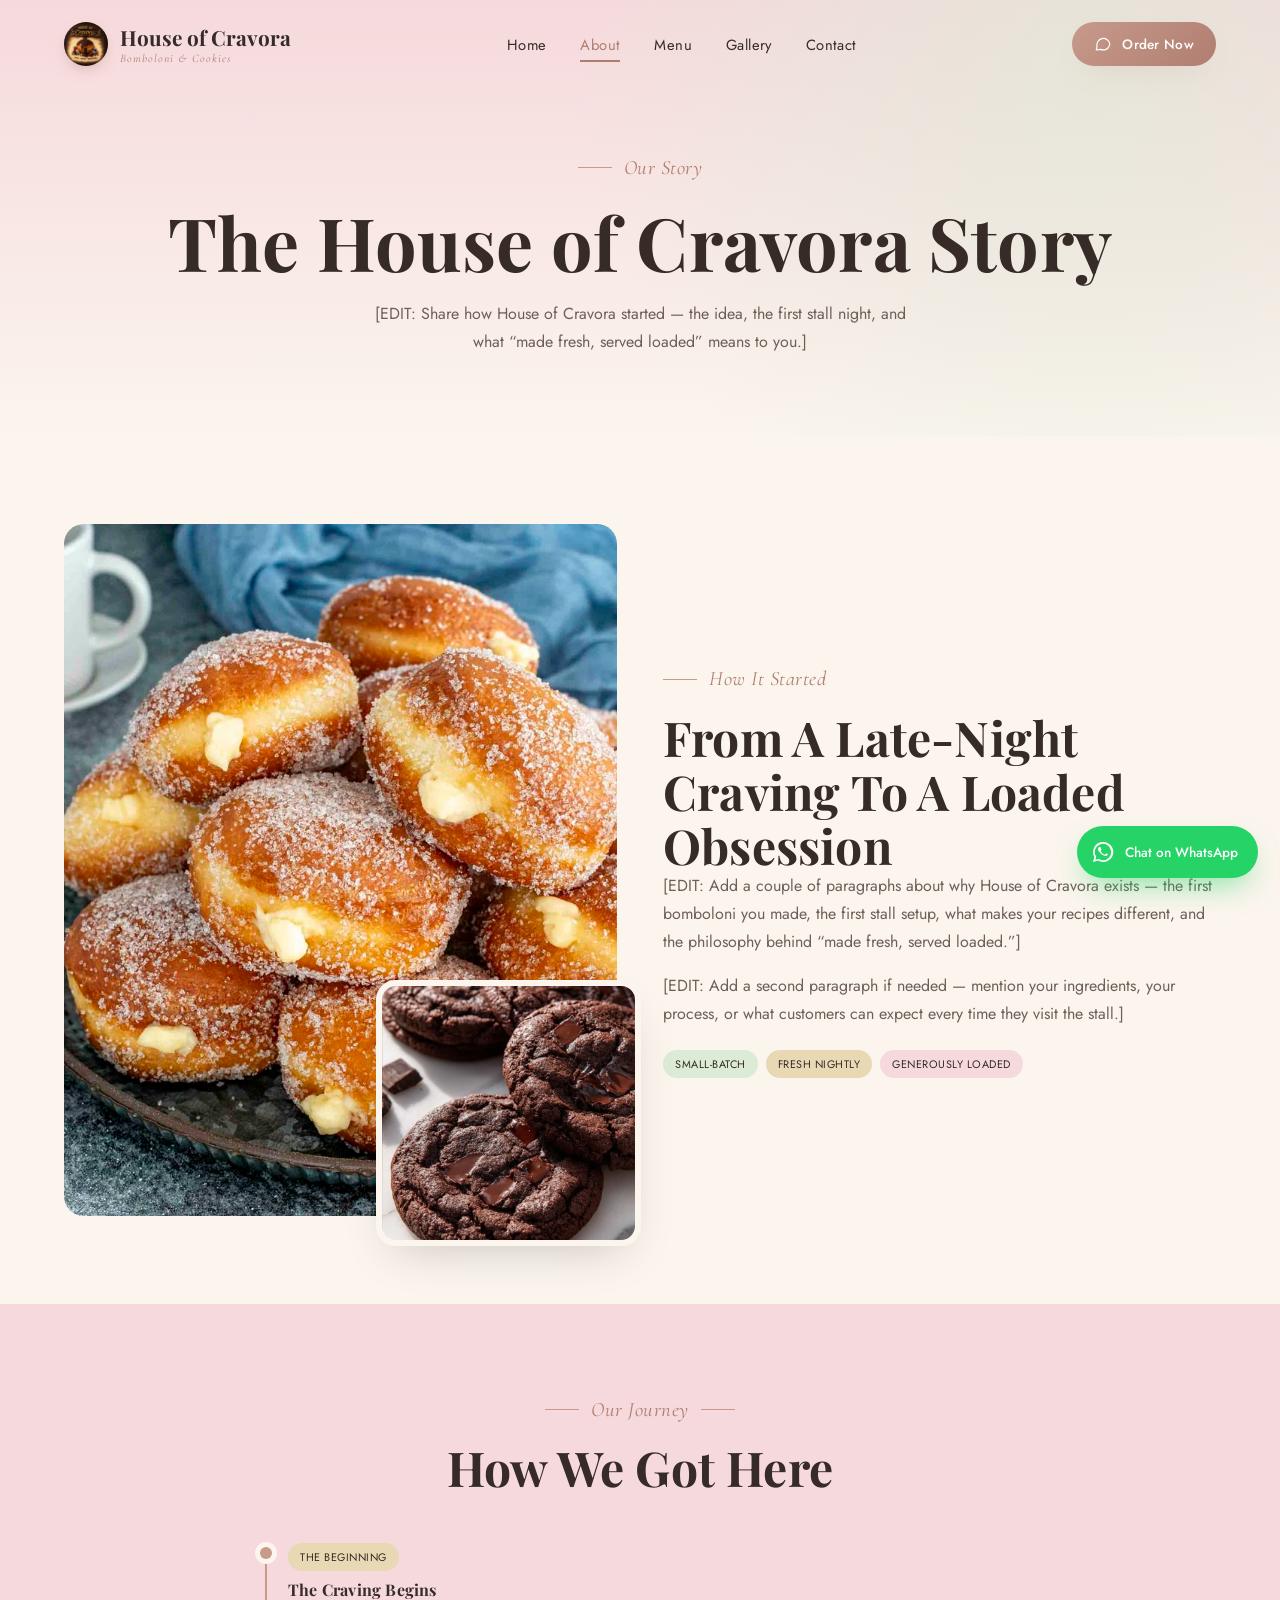
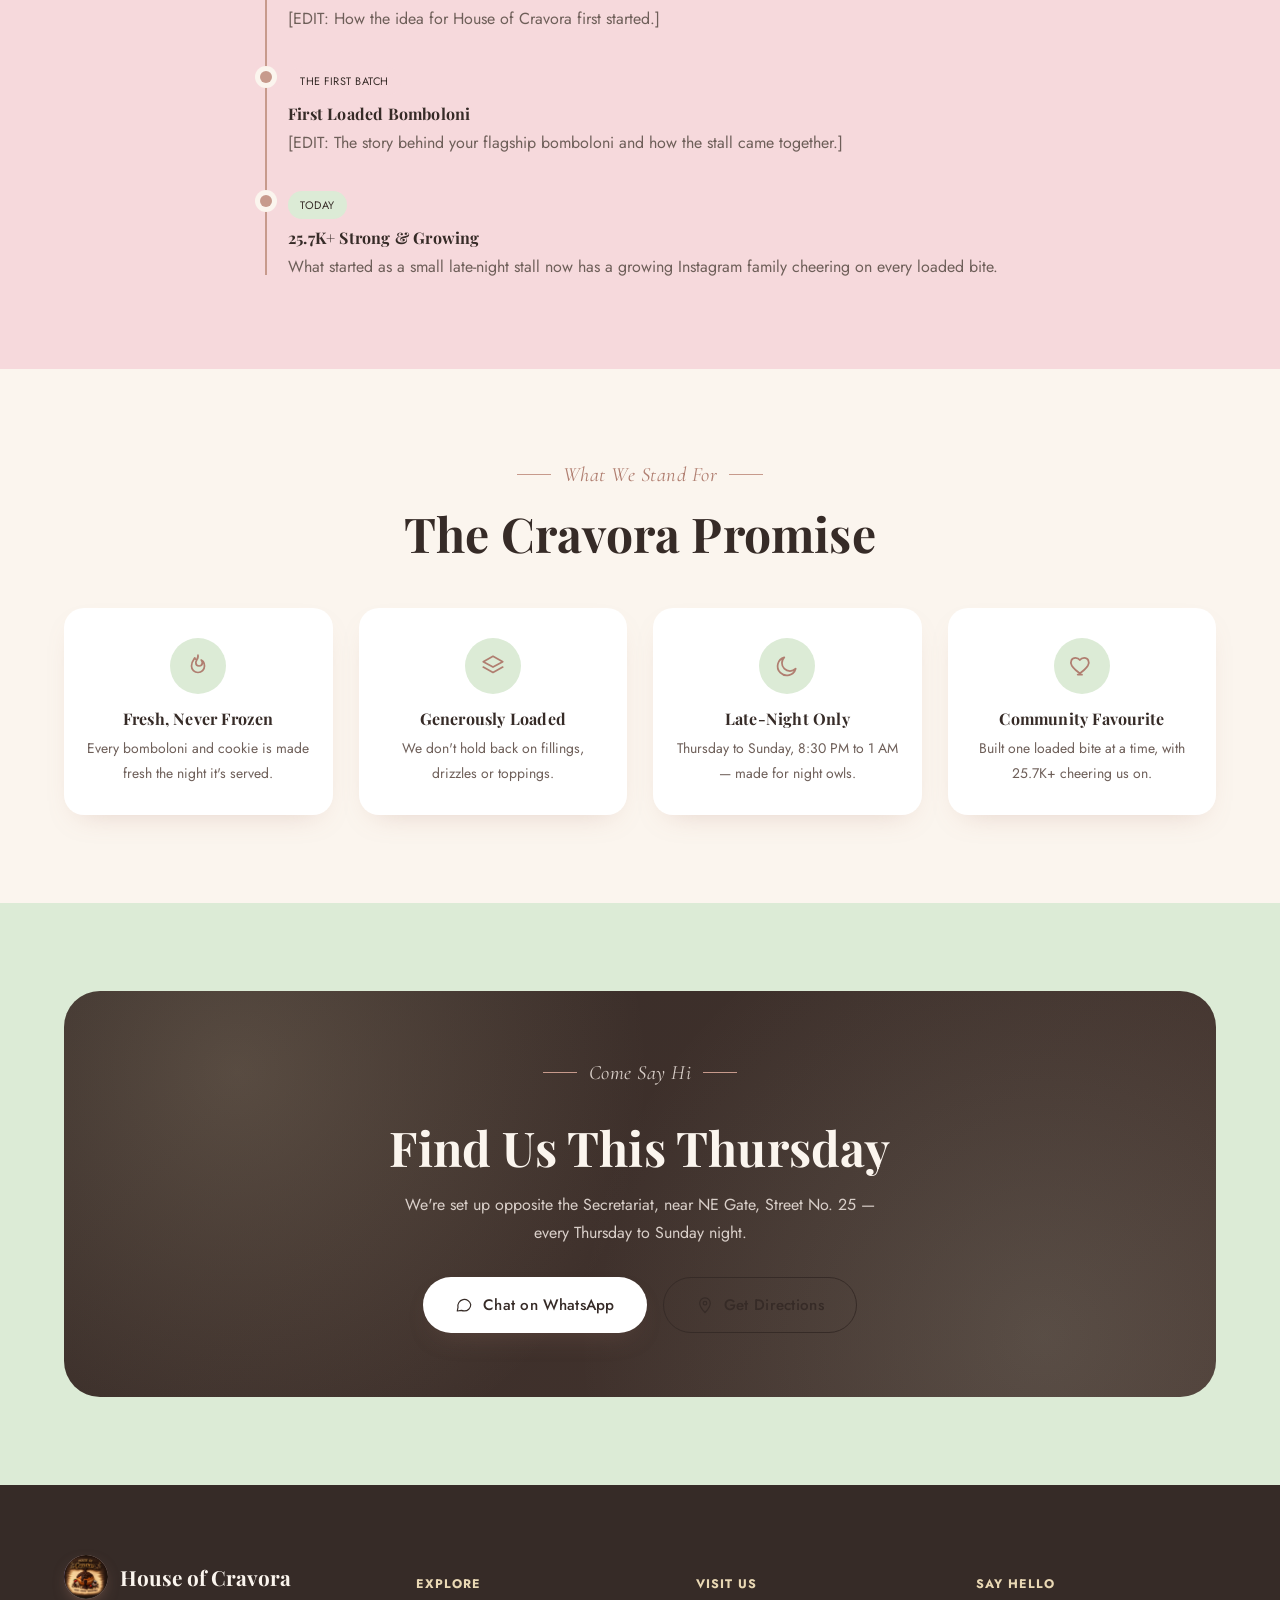
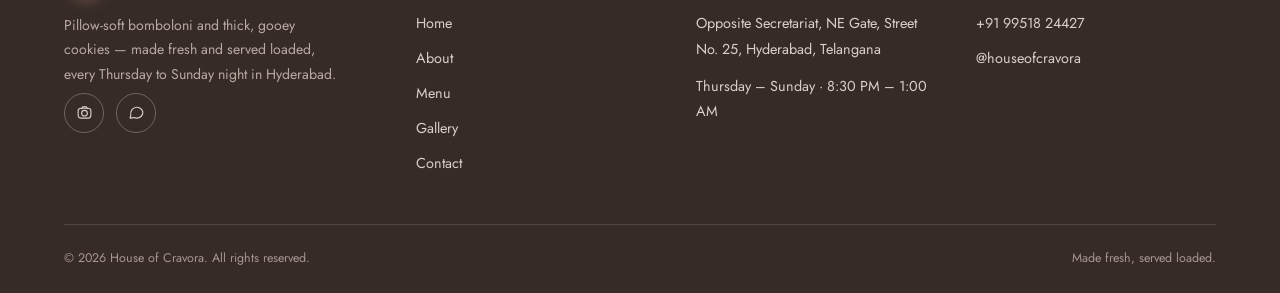
<file: about.html>
<!DOCTYPE html>
<html lang="en">
<head>
<meta charset="UTF-8">
<meta name="viewport" content="width=device-width, initial-scale=1, viewport-fit=cover">
<title>About | House of Cravora</title>
<meta name="description" content="The House of Cravora story &mdash; a late-night bomboloni and cookies stall in Hyderabad, made fresh and served loaded.">
<link rel="icon" type="image/png" href="assets/favicon.png">
<link rel="preconnect" href="https://fonts.googleapis.com">
<link rel="preconnect" href="https://fonts.gstatic.com" crossorigin>
<link href="https://fonts.googleapis.com/css2?family=Playfair+Display:ital,wght@0,600;0,700;1,600&amp;family=Cormorant+Garamond:ital,wght@0,500;1,500&amp;family=Jost:wght@300;400;500;600&amp;display=swap" rel="stylesheet">
<link rel="stylesheet" href="style.css">
</head>
<body>
<header class="site-header">
  <div class="container">
    <a href="index.html" class="brand">
      <span class="brand-mark"><img src="assets/logo.png" alt="House of Cravora logo" onerror="this.style.display='none'"></span>
      <span>House of Cravora<small>Bomboloni & Cookies</small></span>
    </a>
    <nav class="nav-desktop" aria-label="Primary">
      <ul><li><a href="index.html" class="">Home</a></li><li><a href="about.html" class="active">About</a></li><li><a href="menu.html" class="">Menu</a></li><li><a href="gallery.html" class="">Gallery</a></li><li><a href="contact.html" class="">Contact</a></li></ul>
    </nav>
    <div class="nav-actions">
      <a href="https://wa.me/919951824427?text=Hi%20House%20of%20Cravora!%20I%27d%20like%20to%20place%20an%20order%20%F0%9F%8D%A9" target="_blank" rel="noopener" class="btn btn-primary btn-sm"><svg viewBox="0 0 24 24" fill="none" stroke="currentColor" stroke-width="1.6" stroke-linecap="round" stroke-linejoin="round"><path d="M21 11.5a8.4 8.4 0 0 1-8.9 8.4 8.7 8.7 0 0 1-3.5-.7L3 20l1-4.8A8.4 8.4 0 1 1 21 11.5Z"/></svg><span>Order Now</span></a>
      <button class="nav-toggle" aria-label="Toggle menu" aria-expanded="false">
        <span></span><span></span><span></span>
      </button>
    </div>
  </div>
  <div class="nav-mobile" aria-label="Mobile menu">
    <a href="index.html" class="">Home</a><a href="about.html" class="active">About</a><a href="menu.html" class="">Menu</a><a href="gallery.html" class="">Gallery</a><a href="contact.html" class="">Contact</a>
    <div class="nav-mobile-sub">
      <a href="https://www.instagram.com/houseofcravora" target="_blank" rel="noopener">Instagram</a>
      <a href="https://wa.me/919951824427?text=Hi%20House%20of%20Cravora!%20I%27d%20like%20to%20place%20an%20order%20%F0%9F%8D%A9" target="_blank" rel="noopener">WhatsApp</a>
    </div>
  </div>
</header>

<section class="page-hero">
  <div class="container">
    <p class="eyebrow">Our Story</p>
    <h1>The House of Cravora Story</h1>
    <p class="lede">[EDIT: Share how House of Cravora started &mdash; the idea, the first stall night, and what &ldquo;made fresh, served loaded&rdquo; means to you.]</p>
  </div>
</section>

<section class="section bg-cream">
  <div class="container">
    <div class="split reveal">
      <div class="split-media">
        <div class="img-frame ratio-portrait" data-caption="assets/about-stall.jpg" style="background-image:url('assets/about-stall.jpg'), linear-gradient(140deg, #DCEBD6, #F4EBDF);background-size:cover, cover;background-position:center, center;"></div>
        <div class="img-frame ratio-square small-overlap" data-caption="assets/about-detail.jpg" style="background-image:url('assets/about-detail.jpg'), linear-gradient(140deg, #F0C4C9, #C8DEC0);background-size:cover, cover;background-position:center, center;"></div>
      </div>
      <div>
        <p class="eyebrow">How It Started</p>
        <h2>From A Late-Night Craving To A Loaded Obsession</h2>
        <p style="margin-bottom:16px;">[EDIT: Add a couple of paragraphs about why House of Cravora exists &mdash; the first bomboloni you made, the first stall setup, what makes your recipes different, and the philosophy behind &ldquo;made fresh, served loaded.&rdquo;]</p>
        <p>[EDIT: Add a second paragraph if needed &mdash; mention your ingredients, your process, or what customers can expect every time they visit the stall.]</p>
        <div class="tag-row" style="margin-top:22px;">
          <span class="tag">Small-Batch</span>
          <span class="tag gold">Fresh Nightly</span>
          <span class="tag blush">Generously Loaded</span>
        </div>
      </div>
    </div>
  </div>
</section>

<section class="section bg-blush">
  <div class="container">
    <div class="section-head center reveal">
      <p class="eyebrow center">Our Journey</p>
      <h2>How We Got Here</h2>
    </div>
    <div class="split reveal" style="max-width:760px;margin:0 auto;grid-template-columns:1fr;">
      <div class="timeline">
        <div class="timeline-item">
          <span class="tag gold">The Beginning</span>
          <h4>The Craving Begins</h4>
          <p>[EDIT: How the idea for House of Cravora first started.]</p>
        </div>
        <div class="timeline-item">
          <span class="tag blush">The First Batch</span>
          <h4>First Loaded Bomboloni</h4>
          <p>[EDIT: The story behind your flagship bomboloni and how the stall came together.]</p>
        </div>
        <div class="timeline-item">
          <span class="tag">Today</span>
          <h4>25.7K+ Strong &amp; Growing</h4>
          <p>What started as a small late-night stall now has a growing Instagram family cheering on every loaded bite.</p>
        </div>
      </div>
    </div>
  </div>
</section>

<section class="section bg-cream">
  <div class="container">
    <div class="section-head center reveal">
      <p class="eyebrow center">What We Stand For</p>
      <h2>The Cravora Promise</h2>
    </div>
    <div class="feature-grid">
      <div class="feature-card reveal reveal-delay-1"><div class="icon"><svg viewBox="0 0 24 24" fill="none" stroke="currentColor" stroke-width="1.6" stroke-linecap="round" stroke-linejoin="round"><path d="M12 2c1 3-2 4-2 7a3 3 0 1 0 6 0c0-1-.5-1.8-1-2.5.8.2 3 1.8 3 5.5a6 6 0 1 1-12 0c0-4 2.5-6.5 3-7.5.3 1 1 1.5 1.5 1.5.8 0 1.5-2.3 1.5-4Z"/></svg></div><h4>Fresh, Never Frozen</h4><p>Every bomboloni and cookie is made fresh the night it's served.</p></div>
      <div class="feature-card reveal reveal-delay-2"><div class="icon"><svg viewBox="0 0 24 24" fill="none" stroke="currentColor" stroke-width="1.6" stroke-linecap="round" stroke-linejoin="round"><path d="m12 3 9 5-9 5-9-5 9-5Z"/><path d="m3 13 9 5 9-5"/></svg></div><h4>Generously Loaded</h4><p>We don't hold back on fillings, drizzles or toppings.</p></div>
      <div class="feature-card reveal reveal-delay-3"><div class="icon"><svg viewBox="0 0 24 24" fill="none" stroke="currentColor" stroke-width="1.6" stroke-linecap="round" stroke-linejoin="round"><path d="M20 14.5A8.5 8.5 0 1 1 9.5 4a7 7 0 0 0 10.5 10.5Z"/></svg></div><h4>Late-Night Only</h4><p>Thursday to Sunday, 8:30 PM to 1 AM &mdash; made for night owls.</p></div>
      <div class="feature-card reveal reveal-delay-4"><div class="icon"><svg viewBox="0 0 24 24" fill="none" stroke="currentColor" stroke-width="1.6" stroke-linecap="round" stroke-linejoin="round"><path d="M12 20s-7-4.35-9.5-8.5C.7 8 2.4 4.5 6 4.5c2 0 3.3 1 4 2 .7-1 2-2 4-2 3.6 0 5.3 3.5 3.5 7-2.5 4.15-9.5 8.5-9.5 8.5Z"/></svg></div><h4>Community Favourite</h4><p>Built one loaded bite at a time, with 25.7K+ cheering us on.</p></div>
    </div>
  </div>
</section>

<section class="section bg-pistachio">
  <div class="container">
    <div class="cta-band reveal">
      <p class="eyebrow center">Come Say Hi</p>
      <h2>Find Us This Thursday</h2>
      <p>We're set up opposite the Secretariat, near NE Gate, Street No. 25 &mdash; every Thursday to Sunday night.</p>
      <div class="cta-actions">
        <a href="https://wa.me/919951824427?text=Hi%20House%20of%20Cravora!%20I%27d%20like%20to%20place%20an%20order%20%F0%9F%8D%A9" target="_blank" rel="noopener" class="btn btn-light"><svg viewBox="0 0 24 24" fill="none" stroke="currentColor" stroke-width="1.6" stroke-linecap="round" stroke-linejoin="round"><path d="M21 11.5a8.4 8.4 0 0 1-8.9 8.4 8.7 8.7 0 0 1-3.5-.7L3 20l1-4.8A8.4 8.4 0 1 1 21 11.5Z"/></svg><span>Chat on WhatsApp</span></a>
        <a href="contact.html" class="btn btn-outline"><svg viewBox="0 0 24 24" fill="none" stroke="currentColor" stroke-width="1.6" stroke-linecap="round" stroke-linejoin="round"><path d="M12 22s7-7.2 7-12.5A7 7 0 0 0 5 9.5C5 14.8 12 22 12 22Z"/><circle cx="12" cy="9.5" r="2.4"/></svg><span>Get Directions</span></a>
      </div>
    </div>
  </div>
</section>
<footer class="site-footer">
  <div class="container">
    <div class="footer-grid">
      <div class="footer-brand">
        <a href="index.html" class="brand">
          <span class="brand-mark"><img src="assets/logo.png" alt="House of Cravora logo" onerror="this.style.display='none'"></span>
          <span>House of Cravora</span>
        </a>
        <p>Pillow-soft bomboloni and thick, gooey cookies &mdash; made fresh and served loaded, every Thursday to Sunday night in Hyderabad.</p>
        <div class="footer-social">
          <a href="https://www.instagram.com/houseofcravora" target="_blank" rel="noopener" aria-label="Instagram"><svg viewBox="0 0 24 24" fill="none" stroke="currentColor" stroke-width="1.6" stroke-linecap="round" stroke-linejoin="round"><rect x="3" y="6" width="18" height="14" rx="4"/><circle cx="12" cy="13" r="4"/><path d="M8 6.5 9.5 4h5L16 6.5"/></svg></a>
          <a href="https://wa.me/919951824427?text=Hi%20House%20of%20Cravora!%20I%27d%20like%20to%20place%20an%20order%20%F0%9F%8D%A9" target="_blank" rel="noopener" aria-label="WhatsApp"><svg viewBox="0 0 24 24" fill="none" stroke="currentColor" stroke-width="1.6" stroke-linecap="round" stroke-linejoin="round"><path d="M21 11.5a8.4 8.4 0 0 1-8.9 8.4 8.7 8.7 0 0 1-3.5-.7L3 20l1-4.8A8.4 8.4 0 1 1 21 11.5Z"/></svg></a>
        </div>
      </div>
      <div class="footer-col">
        <h5>Explore</h5>
        <ul>
          <li><a href="index.html">Home</a></li>
          <li><a href="about.html">About</a></li>
          <li><a href="menu.html">Menu</a></li>
          <li><a href="gallery.html">Gallery</a></li>
          <li><a href="contact.html">Contact</a></li>
        </ul>
      </div>
      <div class="footer-col">
        <h5>Visit Us</h5>
        <ul>
          <li><p>Opposite Secretariat, NE Gate, Street No. 25, Hyderabad, Telangana</p></li>
          <li><p>Thursday &ndash; Sunday &middot; 8:30 PM &ndash; 1:00 AM</p></li>
        </ul>
      </div>
      <div class="footer-col">
        <h5>Say Hello</h5>
        <ul>
          <li><a href="https://wa.me/919951824427?text=Hi%20House%20of%20Cravora!%20I%27d%20like%20to%20place%20an%20order%20%F0%9F%8D%A9" target="_blank" rel="noopener">+91 99518 24427</a></li>
          <li><a href="https://www.instagram.com/houseofcravora" target="_blank" rel="noopener">@houseofcravora</a></li>
        </ul>
      </div>
    </div>
    <div class="footer-bottom">
      <span>&copy; <span data-year></span> House of Cravora. All rights reserved.</span>
      <span>Made fresh, served loaded.</span>
    </div>
  </div>
</footer>
<a href="https://wa.me/919951824427?text=Hi%20House%20of%20Cravora!%20I%27d%20like%20to%20place%20an%20order%20%F0%9F%8D%A9" target="_blank" rel="noopener" class="whatsapp-float" aria-label="Chat on WhatsApp">
  <svg viewBox="0 0 24 24" fill="currentColor"><path d="M17.5 14.4c-.3-.1-1.6-.8-1.9-.9-.2-.1-.4-.1-.6.1-.2.3-.7.9-.8 1-.1.2-.3.2-.6.1-.3-.2-1.2-.5-2.3-1.5-.9-.8-1.4-1.7-1.6-2-.1-.2 0-.4.1-.5l.4-.5c.1-.1.2-.3.2-.4.1-.2 0-.3 0-.4l-.8-2c-.2-.5-.4-.4-.6-.4h-.5c-.2 0-.4.1-.6.3-.2.3-.8.8-.8 1.9s.8 2.2 1 2.4c.1.2 1.7 2.6 4.1 3.6.6.2 1 .4 1.4.5.6.2 1.1.2 1.5.1.5-.1 1.4-.6 1.6-1.1.2-.5.2-1 .1-1.1-.1-.1-.2-.1-.4-.2Z"/><path d="M12 2a10 10 0 0 0-8.6 15L2 22l5.2-1.4A10 10 0 1 0 12 2Zm0 18.2a8.1 8.1 0 0 1-4.2-1.1l-.3-.2-3.1.8.8-3-.2-.3A8.2 8.2 0 1 1 12 20.2Z"/></svg><span class="wa-text">Chat on WhatsApp</span>
</a>
<script src="script.js"></script>
</body>
</html>
</file>
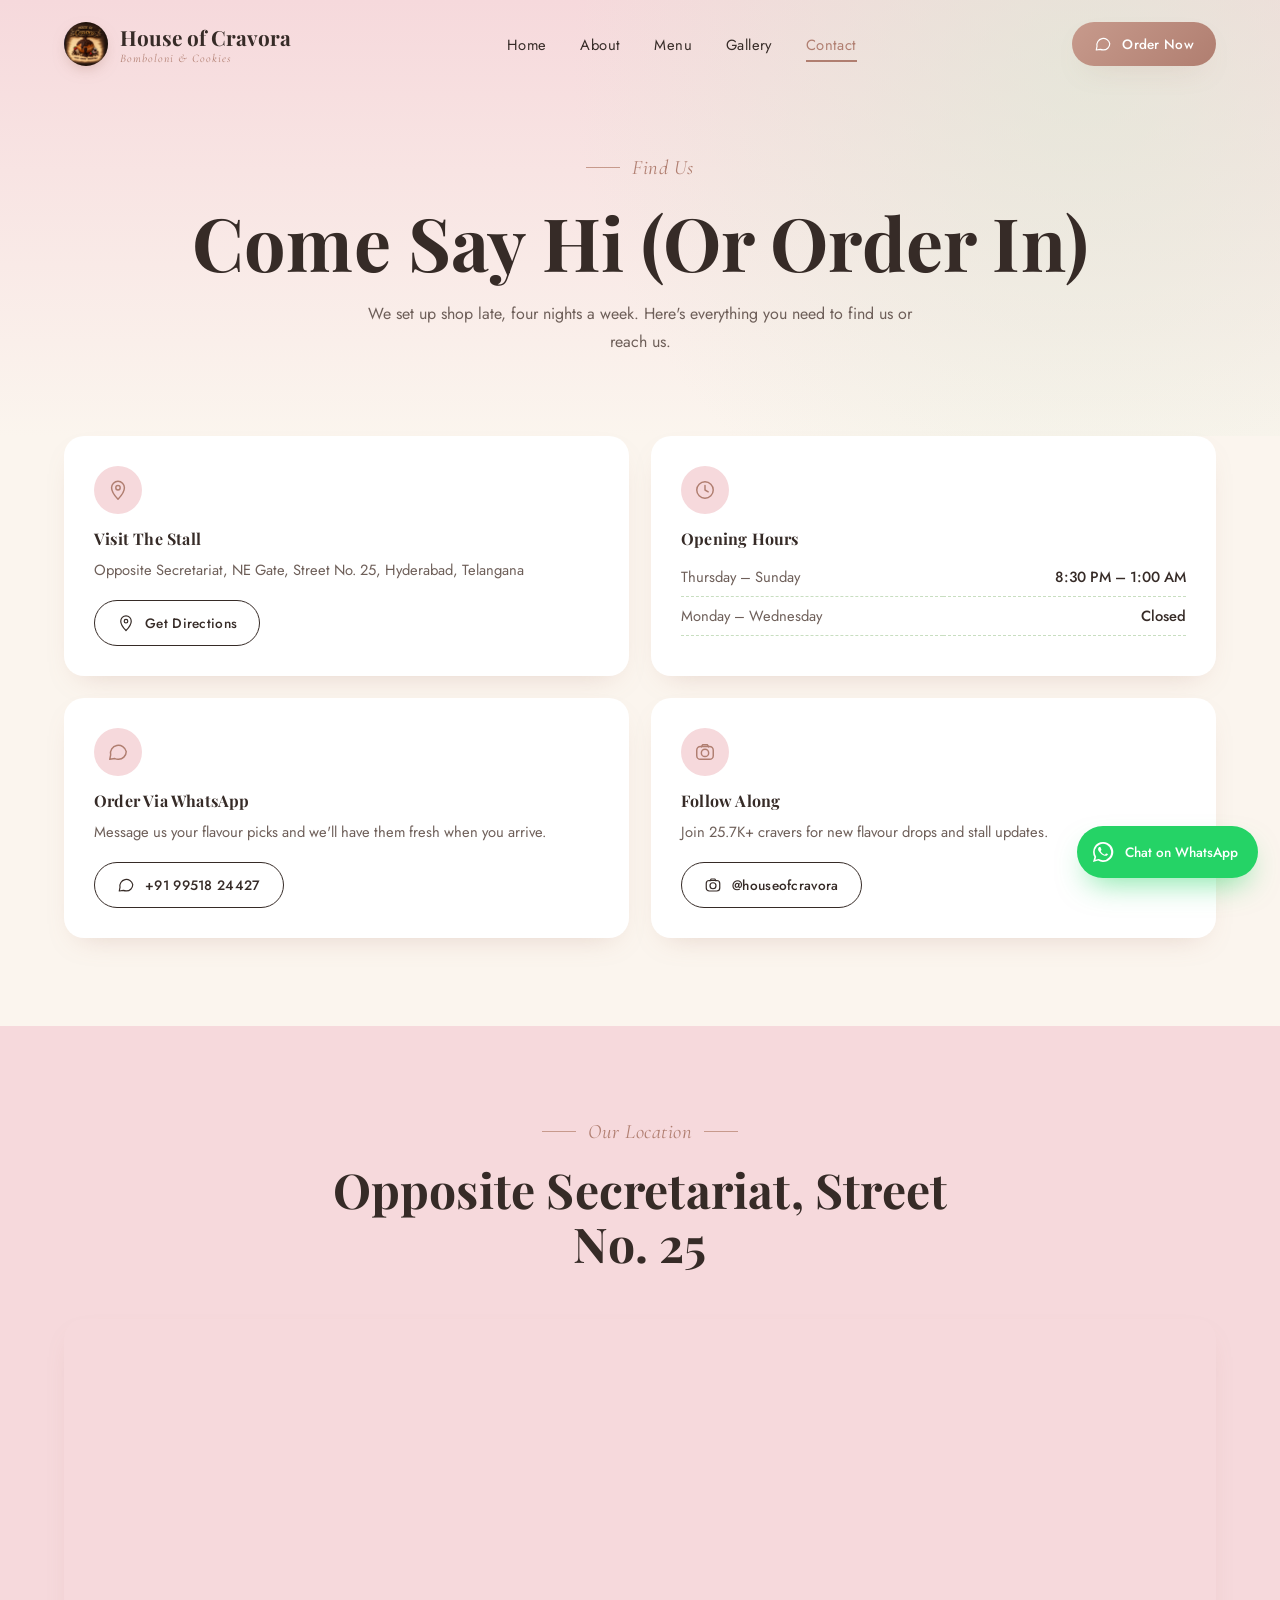
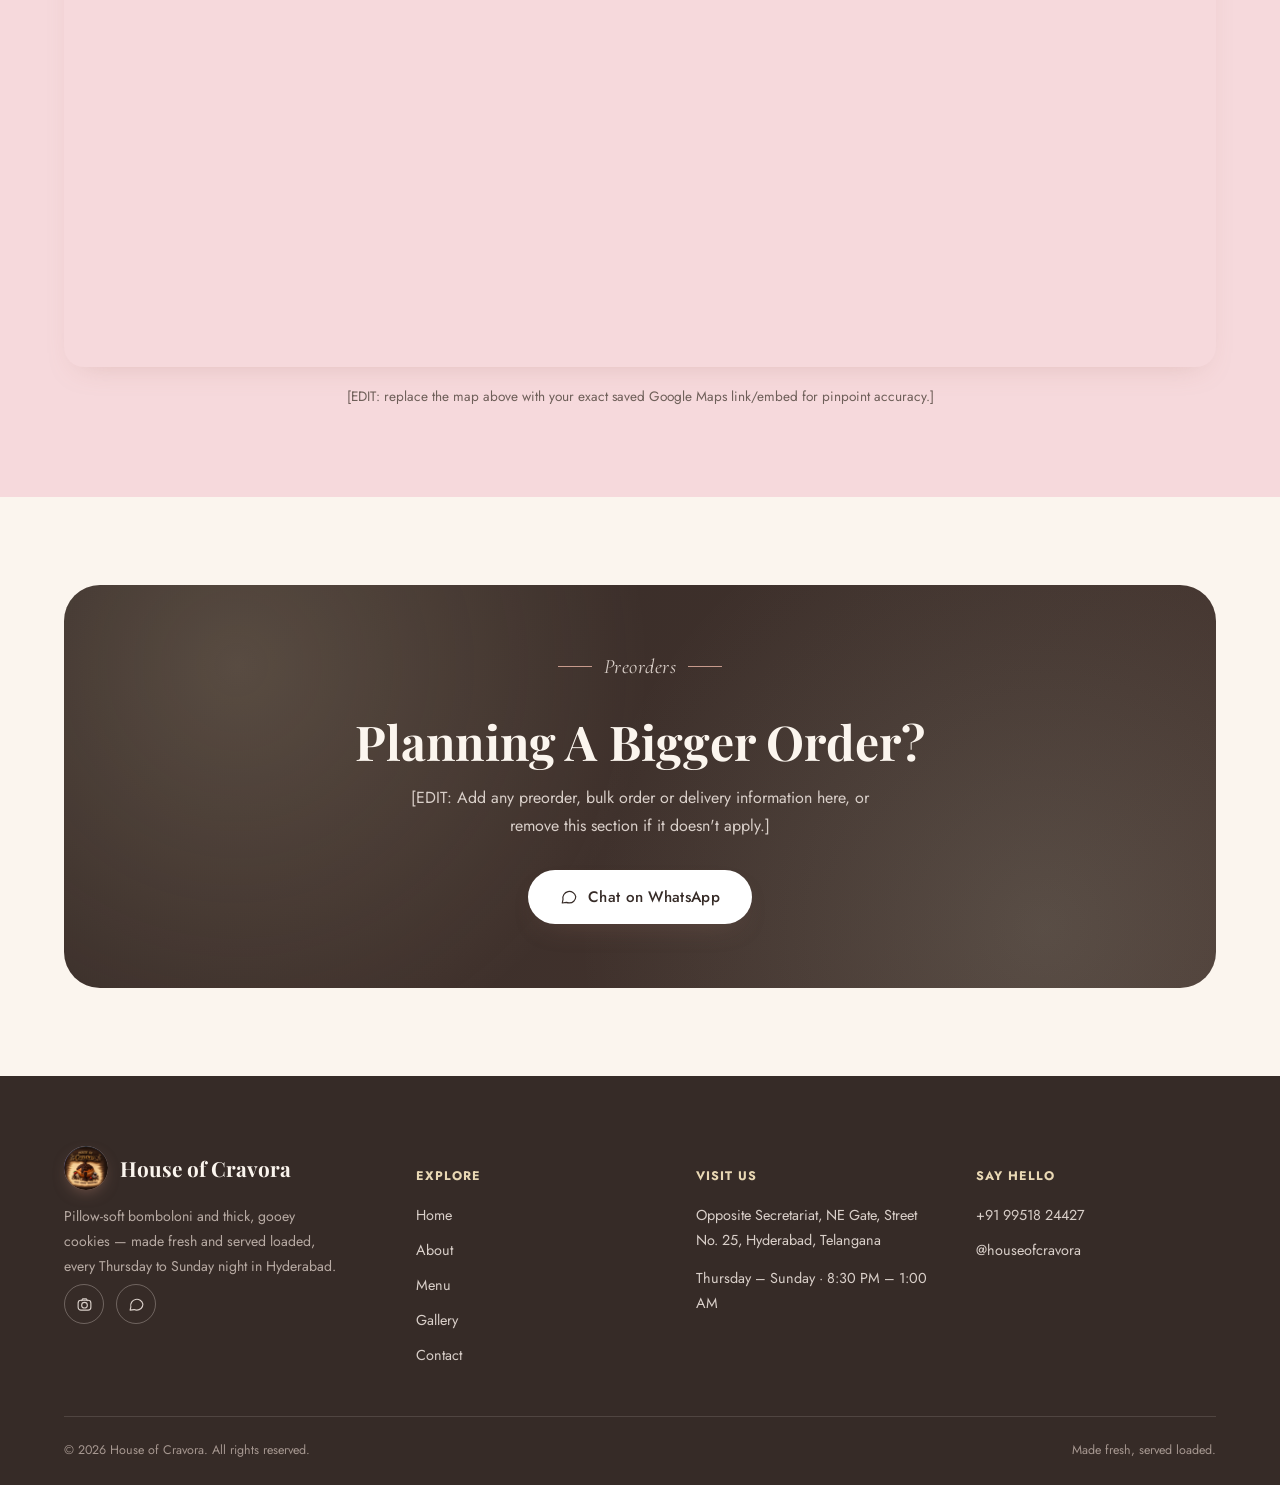
<file: contact.html>
<!DOCTYPE html>
<html lang="en">
<head>
<meta charset="UTF-8">
<meta name="viewport" content="width=device-width, initial-scale=1, viewport-fit=cover">
<title>Contact | House of Cravora</title>
<meta name="description" content="Find House of Cravora in Hyderabad, see our opening hours, and order fresh bomboloni and cookies on WhatsApp.">
<link rel="icon" type="image/png" href="assets/favicon.png">
<link rel="preconnect" href="https://fonts.googleapis.com">
<link rel="preconnect" href="https://fonts.gstatic.com" crossorigin>
<link href="https://fonts.googleapis.com/css2?family=Playfair+Display:ital,wght@0,600;0,700;1,600&amp;family=Cormorant+Garamond:ital,wght@0,500;1,500&amp;family=Jost:wght@300;400;500;600&amp;display=swap" rel="stylesheet">
<link rel="stylesheet" href="style.css">
</head>
<body>
<header class="site-header">
  <div class="container">
    <a href="index.html" class="brand">
      <span class="brand-mark"><img src="assets/logo.png" alt="House of Cravora logo" onerror="this.style.display='none'"></span>
      <span>House of Cravora<small>Bomboloni & Cookies</small></span>
    </a>
    <nav class="nav-desktop" aria-label="Primary">
      <ul><li><a href="index.html" class="">Home</a></li><li><a href="about.html" class="">About</a></li><li><a href="menu.html" class="">Menu</a></li><li><a href="gallery.html" class="">Gallery</a></li><li><a href="contact.html" class="active">Contact</a></li></ul>
    </nav>
    <div class="nav-actions">
      <a href="https://wa.me/919951824427?text=Hi%20House%20of%20Cravora!%20I%27d%20like%20to%20place%20an%20order%20%F0%9F%8D%A9" target="_blank" rel="noopener" class="btn btn-primary btn-sm"><svg viewBox="0 0 24 24" fill="none" stroke="currentColor" stroke-width="1.6" stroke-linecap="round" stroke-linejoin="round"><path d="M21 11.5a8.4 8.4 0 0 1-8.9 8.4 8.7 8.7 0 0 1-3.5-.7L3 20l1-4.8A8.4 8.4 0 1 1 21 11.5Z"/></svg><span>Order Now</span></a>
      <button class="nav-toggle" aria-label="Toggle menu" aria-expanded="false">
        <span></span><span></span><span></span>
      </button>
    </div>
  </div>
  <div class="nav-mobile" aria-label="Mobile menu">
    <a href="index.html" class="">Home</a><a href="about.html" class="">About</a><a href="menu.html" class="">Menu</a><a href="gallery.html" class="">Gallery</a><a href="contact.html" class="active">Contact</a>
    <div class="nav-mobile-sub">
      <a href="https://www.instagram.com/houseofcravora" target="_blank" rel="noopener">Instagram</a>
      <a href="https://wa.me/919951824427?text=Hi%20House%20of%20Cravora!%20I%27d%20like%20to%20place%20an%20order%20%F0%9F%8D%A9" target="_blank" rel="noopener">WhatsApp</a>
    </div>
  </div>
</header>

<section class="page-hero">
  <div class="container">
    <p class="eyebrow">Find Us</p>
    <h1>Come Say Hi (Or Order In)</h1>
    <p class="lede">We set up shop late, four nights a week. Here's everything you need to find us or reach us.</p>
  </div>
</section>

<section class="section bg-cream" style="padding-top:0;">
  <div class="container">
    <div class="info-grid reveal">
      <div class="info-card">
        <div class="icon"><svg viewBox="0 0 24 24" fill="none" stroke="currentColor" stroke-width="1.6" stroke-linecap="round" stroke-linejoin="round"><path d="M12 22s7-7.2 7-12.5A7 7 0 0 0 5 9.5C5 14.8 12 22 12 22Z"/><circle cx="12" cy="9.5" r="2.4"/></svg></div>
        <h4>Visit The Stall</h4>
        <p>Opposite Secretariat, NE Gate, Street No. 25, Hyderabad, Telangana</p>
        <a href="https://www.google.com/maps/search/?api=1&amp;query=Opposite%20Secretariat%2C%20NE%20Gate%2C%20Street%20No.%2025%2C%20Hyderabad" target="_blank" rel="noopener" class="btn btn-outline btn-sm" style="margin-top:16px;"><svg viewBox="0 0 24 24" fill="none" stroke="currentColor" stroke-width="1.6" stroke-linecap="round" stroke-linejoin="round"><path d="M12 22s7-7.2 7-12.5A7 7 0 0 0 5 9.5C5 14.8 12 22 12 22Z"/><circle cx="12" cy="9.5" r="2.4"/></svg><span>Get Directions</span></a>
      </div>
      <div class="info-card">
        <div class="icon"><svg viewBox="0 0 24 24" fill="none" stroke="currentColor" stroke-width="1.6" stroke-linecap="round" stroke-linejoin="round"><circle cx="12" cy="12" r="9"/><path d="M12 7v5l3.5 2"/></svg></div>
        <h4>Opening Hours</h4>
        <table class="hours-table">
          <tr><td>Thursday &ndash; Sunday</td><td>8:30 PM &ndash; 1:00 AM</td></tr>
          <tr><td>Monday &ndash; Wednesday</td><td>Closed</td></tr>
        </table>
      </div>
      <div class="info-card">
        <div class="icon"><svg viewBox="0 0 24 24" fill="none" stroke="currentColor" stroke-width="1.6" stroke-linecap="round" stroke-linejoin="round"><path d="M21 11.5a8.4 8.4 0 0 1-8.9 8.4 8.7 8.7 0 0 1-3.5-.7L3 20l1-4.8A8.4 8.4 0 1 1 21 11.5Z"/></svg></div>
        <h4>Order Via WhatsApp</h4>
        <p>Message us your flavour picks and we'll have them fresh when you arrive.</p>
        <a href="https://wa.me/919951824427?text=Hi%20House%20of%20Cravora!%20I%27d%20like%20to%20place%20an%20order%20%F0%9F%8D%A9" target="_blank" rel="noopener" class="btn btn-outline btn-sm" style="margin-top:16px;"><svg viewBox="0 0 24 24" fill="none" stroke="currentColor" stroke-width="1.6" stroke-linecap="round" stroke-linejoin="round"><path d="M21 11.5a8.4 8.4 0 0 1-8.9 8.4 8.7 8.7 0 0 1-3.5-.7L3 20l1-4.8A8.4 8.4 0 1 1 21 11.5Z"/></svg><span>+91 99518 24427</span></a>
      </div>
      <div class="info-card">
        <div class="icon"><svg viewBox="0 0 24 24" fill="none" stroke="currentColor" stroke-width="1.6" stroke-linecap="round" stroke-linejoin="round"><rect x="3" y="6" width="18" height="14" rx="4"/><circle cx="12" cy="13" r="4"/><path d="M8 6.5 9.5 4h5L16 6.5"/></svg></div>
        <h4>Follow Along</h4>
        <p>Join 25.7K+ cravers for new flavour drops and stall updates.</p>
        <a href="https://www.instagram.com/houseofcravora" target="_blank" rel="noopener" class="btn btn-outline btn-sm" style="margin-top:16px;"><svg viewBox="0 0 24 24" fill="none" stroke="currentColor" stroke-width="1.6" stroke-linecap="round" stroke-linejoin="round"><rect x="3" y="6" width="18" height="14" rx="4"/><circle cx="12" cy="13" r="4"/><path d="M8 6.5 9.5 4h5L16 6.5"/></svg><span>@houseofcravora</span></a>
      </div>
    </div>
  </div>
</section>

<section class="section bg-blush">
  <div class="container">
    <div class="section-head center reveal">
      <p class="eyebrow center">Our Location</p>
      <h2>Opposite Secretariat, Street No. 25</h2>
    </div>
    <div class="map-frame reveal">
      <iframe src="https://www.google.com/maps?q=Opposite%20Secretariat%2C%20NE%20Gate%2C%20Street%20No.%2025%2C%20Hyderabad&amp;output=embed" loading="lazy" referrerpolicy="no-referrer-when-downgrade" title="House of Cravora location map"></iframe>
    </div>
    <p class="text-center" style="margin-top:18px; font-size:0.85rem;">[EDIT: replace the map above with your exact saved Google Maps link/embed for pinpoint accuracy.]</p>
  </div>
</section>

<section class="section bg-cream">
  <div class="container">
    <div class="cta-band reveal">
      <p class="eyebrow center">Preorders</p>
      <h2>Planning A Bigger Order?</h2>
      <p>[EDIT: Add any preorder, bulk order or delivery information here, or remove this section if it doesn't apply.]</p>
      <div class="cta-actions">
        <a href="https://wa.me/919951824427?text=Hi%20House%20of%20Cravora!%20I%27d%20like%20to%20place%20an%20order%20%F0%9F%8D%A9" target="_blank" rel="noopener" class="btn btn-light"><svg viewBox="0 0 24 24" fill="none" stroke="currentColor" stroke-width="1.6" stroke-linecap="round" stroke-linejoin="round"><path d="M21 11.5a8.4 8.4 0 0 1-8.9 8.4 8.7 8.7 0 0 1-3.5-.7L3 20l1-4.8A8.4 8.4 0 1 1 21 11.5Z"/></svg><span>Chat on WhatsApp</span></a>
      </div>
    </div>
  </div>
</section>
<footer class="site-footer">
  <div class="container">
    <div class="footer-grid">
      <div class="footer-brand">
        <a href="index.html" class="brand">
          <span class="brand-mark"><img src="assets/logo.png" alt="House of Cravora logo" onerror="this.style.display='none'"></span>
          <span>House of Cravora</span>
        </a>
        <p>Pillow-soft bomboloni and thick, gooey cookies &mdash; made fresh and served loaded, every Thursday to Sunday night in Hyderabad.</p>
        <div class="footer-social">
          <a href="https://www.instagram.com/houseofcravora" target="_blank" rel="noopener" aria-label="Instagram"><svg viewBox="0 0 24 24" fill="none" stroke="currentColor" stroke-width="1.6" stroke-linecap="round" stroke-linejoin="round"><rect x="3" y="6" width="18" height="14" rx="4"/><circle cx="12" cy="13" r="4"/><path d="M8 6.5 9.5 4h5L16 6.5"/></svg></a>
          <a href="https://wa.me/919951824427?text=Hi%20House%20of%20Cravora!%20I%27d%20like%20to%20place%20an%20order%20%F0%9F%8D%A9" target="_blank" rel="noopener" aria-label="WhatsApp"><svg viewBox="0 0 24 24" fill="none" stroke="currentColor" stroke-width="1.6" stroke-linecap="round" stroke-linejoin="round"><path d="M21 11.5a8.4 8.4 0 0 1-8.9 8.4 8.7 8.7 0 0 1-3.5-.7L3 20l1-4.8A8.4 8.4 0 1 1 21 11.5Z"/></svg></a>
        </div>
      </div>
      <div class="footer-col">
        <h5>Explore</h5>
        <ul>
          <li><a href="index.html">Home</a></li>
          <li><a href="about.html">About</a></li>
          <li><a href="menu.html">Menu</a></li>
          <li><a href="gallery.html">Gallery</a></li>
          <li><a href="contact.html">Contact</a></li>
        </ul>
      </div>
      <div class="footer-col">
        <h5>Visit Us</h5>
        <ul>
          <li><p>Opposite Secretariat, NE Gate, Street No. 25, Hyderabad, Telangana</p></li>
          <li><p>Thursday &ndash; Sunday &middot; 8:30 PM &ndash; 1:00 AM</p></li>
        </ul>
      </div>
      <div class="footer-col">
        <h5>Say Hello</h5>
        <ul>
          <li><a href="https://wa.me/919951824427?text=Hi%20House%20of%20Cravora!%20I%27d%20like%20to%20place%20an%20order%20%F0%9F%8D%A9" target="_blank" rel="noopener">+91 99518 24427</a></li>
          <li><a href="https://www.instagram.com/houseofcravora" target="_blank" rel="noopener">@houseofcravora</a></li>
        </ul>
      </div>
    </div>
    <div class="footer-bottom">
      <span>&copy; <span data-year></span> House of Cravora. All rights reserved.</span>
      <span>Made fresh, served loaded.</span>
    </div>
  </div>
</footer>
<a href="https://wa.me/919951824427?text=Hi%20House%20of%20Cravora!%20I%27d%20like%20to%20place%20an%20order%20%F0%9F%8D%A9" target="_blank" rel="noopener" class="whatsapp-float" aria-label="Chat on WhatsApp">
  <svg viewBox="0 0 24 24" fill="currentColor"><path d="M17.5 14.4c-.3-.1-1.6-.8-1.9-.9-.2-.1-.4-.1-.6.1-.2.3-.7.9-.8 1-.1.2-.3.2-.6.1-.3-.2-1.2-.5-2.3-1.5-.9-.8-1.4-1.7-1.6-2-.1-.2 0-.4.1-.5l.4-.5c.1-.1.2-.3.2-.4.1-.2 0-.3 0-.4l-.8-2c-.2-.5-.4-.4-.6-.4h-.5c-.2 0-.4.1-.6.3-.2.3-.8.8-.8 1.9s.8 2.2 1 2.4c.1.2 1.7 2.6 4.1 3.6.6.2 1 .4 1.4.5.6.2 1.1.2 1.5.1.5-.1 1.4-.6 1.6-1.1.2-.5.2-1 .1-1.1-.1-.1-.2-.1-.4-.2Z"/><path d="M12 2a10 10 0 0 0-8.6 15L2 22l5.2-1.4A10 10 0 1 0 12 2Zm0 18.2a8.1 8.1 0 0 1-4.2-1.1l-.3-.2-3.1.8.8-3-.2-.3A8.2 8.2 0 1 1 12 20.2Z"/></svg><span class="wa-text">Chat on WhatsApp</span>
</a>
<script src="script.js"></script>
</body>
</html>
</file>
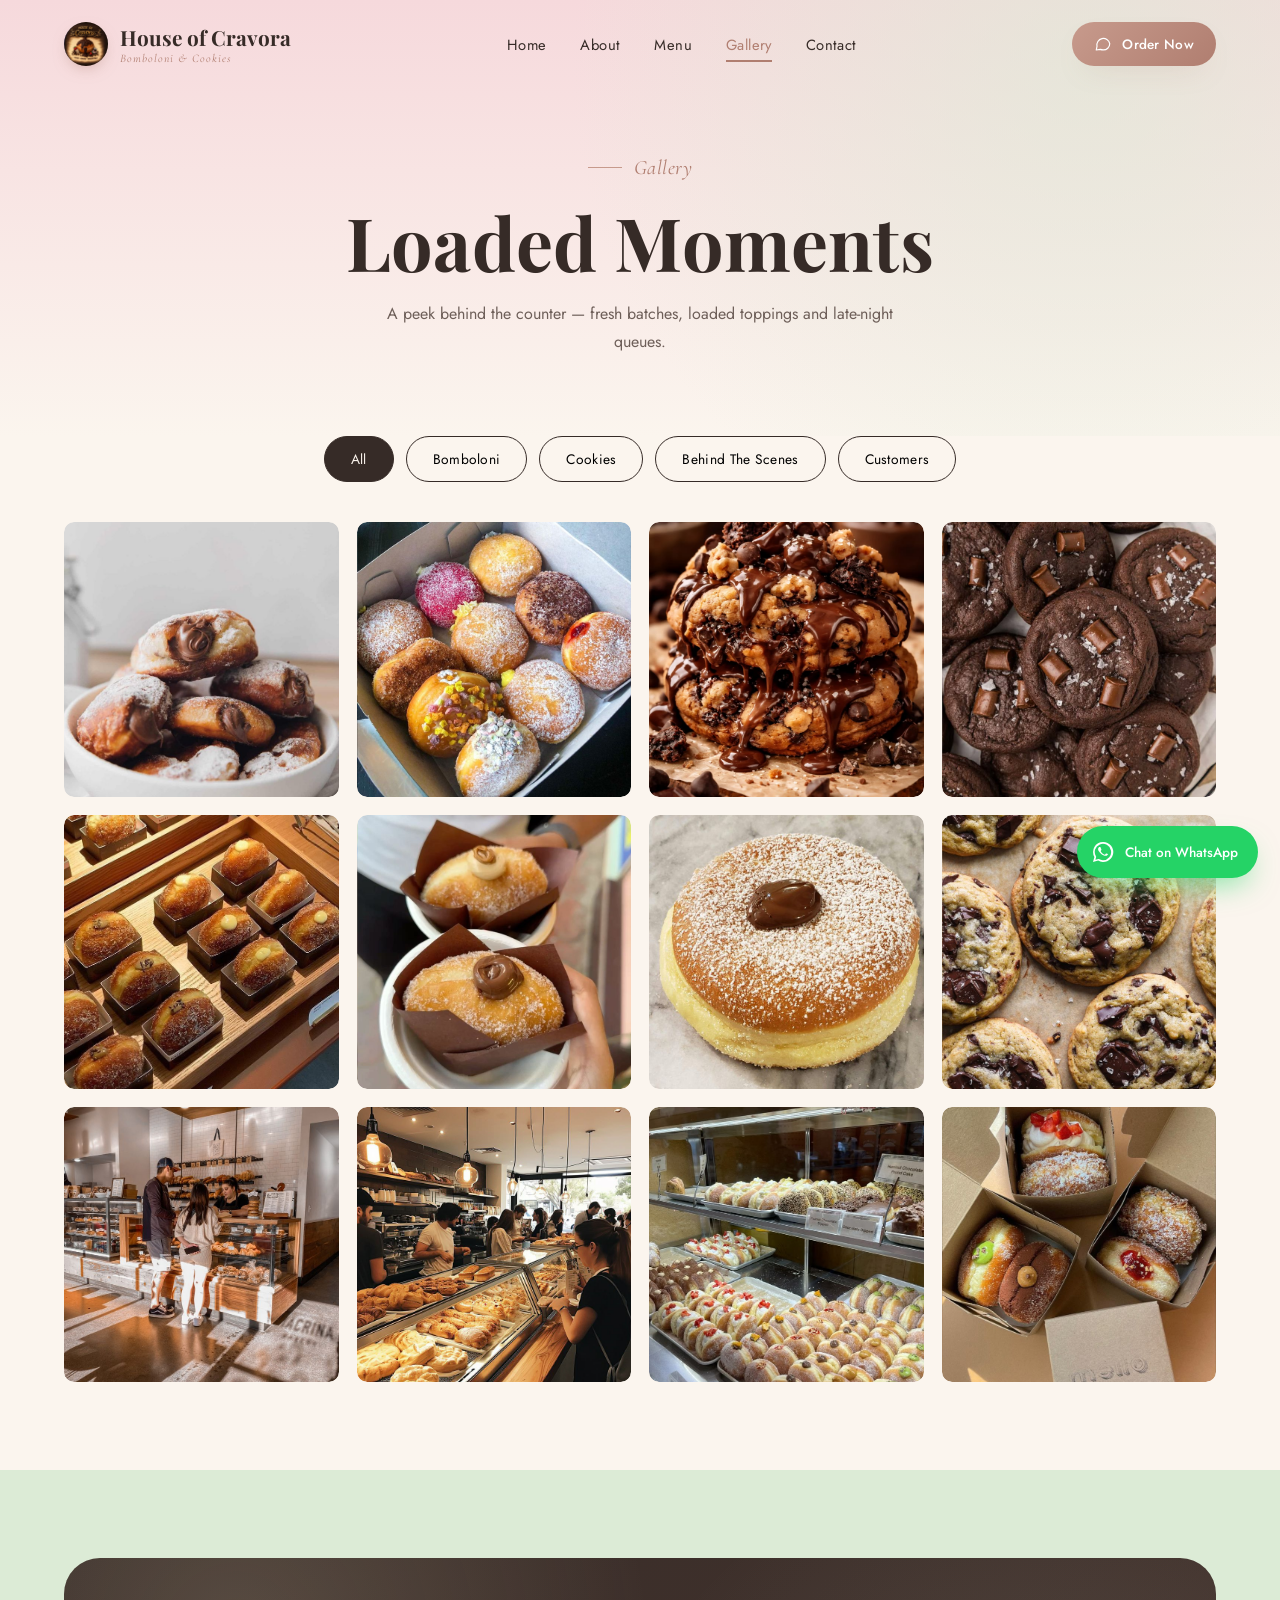
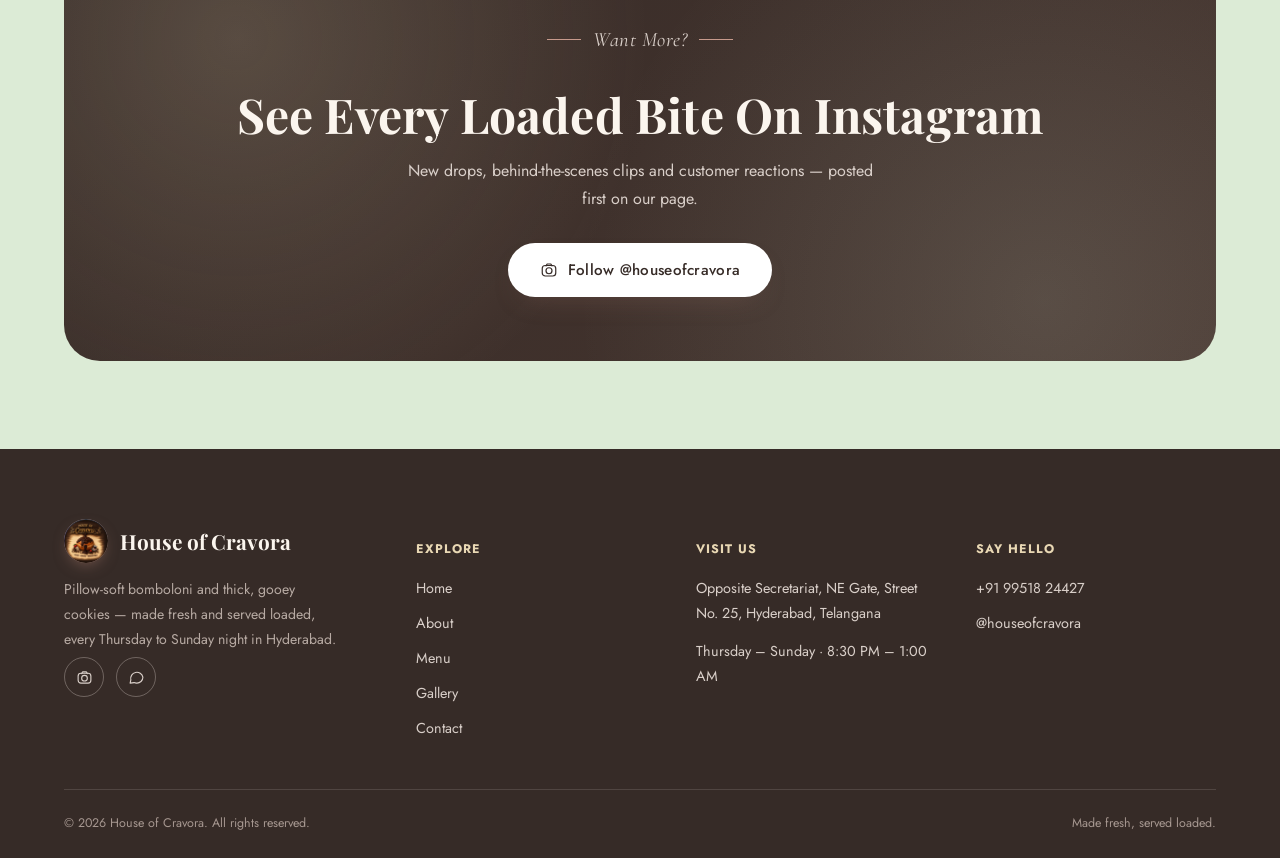
<file: gallery.html>
<!DOCTYPE html>
<html lang="en">
<head>
<meta charset="UTF-8">
<meta name="viewport" content="width=device-width, initial-scale=1, viewport-fit=cover">
<title>Gallery | House of Cravora</title>
<meta name="description" content="See fresh bomboloni, gooey cookies and behind-the-scenes moments from the House of Cravora stall in Hyderabad.">
<link rel="icon" type="image/png" href="assets/favicon.png">
<link rel="preconnect" href="https://fonts.googleapis.com">
<link rel="preconnect" href="https://fonts.gstatic.com" crossorigin>
<link href="https://fonts.googleapis.com/css2?family=Playfair+Display:ital,wght@0,600;0,700;1,600&amp;family=Cormorant+Garamond:ital,wght@0,500;1,500&amp;family=Jost:wght@300;400;500;600&amp;display=swap" rel="stylesheet">
<link rel="stylesheet" href="style.css">
</head>
<body>
<header class="site-header">
  <div class="container">
    <a href="index.html" class="brand">
      <span class="brand-mark"><img src="assets/logo.png" alt="House of Cravora logo" onerror="this.style.display='none'"></span>
      <span>House of Cravora<small>Bomboloni & Cookies</small></span>
    </a>
    <nav class="nav-desktop" aria-label="Primary">
      <ul><li><a href="index.html" class="">Home</a></li><li><a href="about.html" class="">About</a></li><li><a href="menu.html" class="">Menu</a></li><li><a href="gallery.html" class="active">Gallery</a></li><li><a href="contact.html" class="">Contact</a></li></ul>
    </nav>
    <div class="nav-actions">
      <a href="https://wa.me/919951824427?text=Hi%20House%20of%20Cravora!%20I%27d%20like%20to%20place%20an%20order%20%F0%9F%8D%A9" target="_blank" rel="noopener" class="btn btn-primary btn-sm"><svg viewBox="0 0 24 24" fill="none" stroke="currentColor" stroke-width="1.6" stroke-linecap="round" stroke-linejoin="round"><path d="M21 11.5a8.4 8.4 0 0 1-8.9 8.4 8.7 8.7 0 0 1-3.5-.7L3 20l1-4.8A8.4 8.4 0 1 1 21 11.5Z"/></svg><span>Order Now</span></a>
      <button class="nav-toggle" aria-label="Toggle menu" aria-expanded="false">
        <span></span><span></span><span></span>
      </button>
    </div>
  </div>
  <div class="nav-mobile" aria-label="Mobile menu">
    <a href="index.html" class="">Home</a><a href="about.html" class="">About</a><a href="menu.html" class="">Menu</a><a href="gallery.html" class="active">Gallery</a><a href="contact.html" class="">Contact</a>
    <div class="nav-mobile-sub">
      <a href="https://www.instagram.com/houseofcravora" target="_blank" rel="noopener">Instagram</a>
      <a href="https://wa.me/919951824427?text=Hi%20House%20of%20Cravora!%20I%27d%20like%20to%20place%20an%20order%20%F0%9F%8D%A9" target="_blank" rel="noopener">WhatsApp</a>
    </div>
  </div>
</header>

<section class="page-hero">
  <div class="container">
    <p class="eyebrow">Gallery</p>
    <h1>Loaded Moments</h1>
    <p class="lede">A peek behind the counter &mdash; fresh batches, loaded toppings and late-night queues.</p>
  </div>
</section>

<section class="section bg-cream" style="padding-top:0;">
  <div class="container">
    <div class="gallery-filters reveal">
      <button class="menu-tab gallery-filter is-active" data-filter="all">All</button>
      <button class="menu-tab gallery-filter" data-filter="bomboloni">Bomboloni</button>
      <button class="menu-tab gallery-filter" data-filter="cookies">Cookies</button>
      <button class="menu-tab gallery-filter" data-filter="behind-the-scenes">Behind The Scenes</button>
      <button class="menu-tab gallery-filter" data-filter="customers">Customers</button>
    </div>
    <div class="gallery-grid reveal">
      <div class="gallery-item" data-category="bomboloni">
        <div class="img-frame ratio-square" data-caption="assets/gallery-01.jpg" style="background-image:url('assets/gallery-01.jpg'), linear-gradient(140deg, #DCEBD6, #F4EBDF);background-size:cover, cover;background-position:center, center;"></div>
      </div>
      <div class="gallery-item" data-category="bomboloni">
        <div class="img-frame ratio-square" data-caption="assets/gallery-02.jpg" style="background-image:url('assets/gallery-02.jpg'), linear-gradient(140deg, #E9D8B4, #DCEBD6);background-size:cover, cover;background-position:center, center;"></div>
      </div>
      <div class="gallery-item" data-category="cookies">
        <div class="img-frame ratio-square" data-caption="assets/gallery-03.jpg" style="background-image:url('assets/gallery-03.jpg'), linear-gradient(140deg, #F0C4C9, #C8DEC0);background-size:cover, cover;background-position:center, center;"></div>
      </div>
      <div class="gallery-item" data-category="cookies">
        <div class="img-frame ratio-square" data-caption="assets/gallery-04.jpg" style="background-image:url('assets/gallery-04.jpg'), linear-gradient(140deg, #F6D9DC, #E9D8B4);background-size:cover, cover;background-position:center, center;"></div>
      </div>
      <div class="gallery-item" data-category="behind-the-scenes">
        <div class="img-frame ratio-square" data-caption="assets/gallery-05.jpg" style="background-image:url('assets/gallery-05.jpg'), linear-gradient(140deg, #DCEBD6, #F4EBDF);background-size:cover, cover;background-position:center, center;"></div>
      </div>
      <div class="gallery-item" data-category="behind-the-scenes">
        <div class="img-frame ratio-square" data-caption="assets/gallery-06.jpg" style="background-image:url('assets/gallery-06.jpg'), linear-gradient(140deg, #E9D8B4, #DCEBD6);background-size:cover, cover;background-position:center, center;"></div>
      </div>
      <div class="gallery-item" data-category="bomboloni">
        <div class="img-frame ratio-square" data-caption="assets/gallery-07.jpg" style="background-image:url('assets/gallery-07.jpg'), linear-gradient(140deg, #F0C4C9, #C8DEC0);background-size:cover, cover;background-position:center, center;"></div>
      </div>
      <div class="gallery-item" data-category="cookies">
        <div class="img-frame ratio-square" data-caption="assets/gallery-08.jpg" style="background-image:url('assets/gallery-08.jpg'), linear-gradient(140deg, #F6D9DC, #E9D8B4);background-size:cover, cover;background-position:center, center;"></div>
      </div>
      <div class="gallery-item" data-category="customers">
        <div class="img-frame ratio-square" data-caption="assets/gallery-09.jpg" style="background-image:url('assets/gallery-09.jpg'), linear-gradient(140deg, #DCEBD6, #F4EBDF);background-size:cover, cover;background-position:center, center;"></div>
      </div>
      <div class="gallery-item" data-category="customers">
        <div class="img-frame ratio-square" data-caption="assets/gallery-10.jpg" style="background-image:url('assets/gallery-10.jpg'), linear-gradient(140deg, #E9D8B4, #DCEBD6);background-size:cover, cover;background-position:center, center;"></div>
      </div>
      <div class="gallery-item" data-category="behind-the-scenes">
        <div class="img-frame ratio-square" data-caption="assets/gallery-11.jpg" style="background-image:url('assets/gallery-11.jpg'), linear-gradient(140deg, #F0C4C9, #C8DEC0);background-size:cover, cover;background-position:center, center;"></div>
      </div>
      <div class="gallery-item" data-category="bomboloni">
        <div class="img-frame ratio-square" data-caption="assets/gallery-12.jpg" style="background-image:url('assets/gallery-12.jpg'), linear-gradient(140deg, #F6D9DC, #E9D8B4);background-size:cover, cover;background-position:center, center;"></div>
      </div>
    </div>
  </div>
</section>

<section class="section bg-pistachio">
  <div class="container">
    <div class="cta-band reveal">
      <p class="eyebrow center">Want More?</p>
      <h2>See Every Loaded Bite On Instagram</h2>
      <p>New drops, behind-the-scenes clips and customer reactions &mdash; posted first on our page.</p>
      <div class="cta-actions">
        <a href="https://www.instagram.com/houseofcravora" target="_blank" rel="noopener" class="btn btn-light"><svg viewBox="0 0 24 24" fill="none" stroke="currentColor" stroke-width="1.6" stroke-linecap="round" stroke-linejoin="round"><rect x="3" y="6" width="18" height="14" rx="4"/><circle cx="12" cy="13" r="4"/><path d="M8 6.5 9.5 4h5L16 6.5"/></svg><span>Follow @houseofcravora</span></a>
      </div>
    </div>
  </div>
</section>
<footer class="site-footer">
  <div class="container">
    <div class="footer-grid">
      <div class="footer-brand">
        <a href="index.html" class="brand">
          <span class="brand-mark"><img src="assets/logo.png" alt="House of Cravora logo" onerror="this.style.display='none'"></span>
          <span>House of Cravora</span>
        </a>
        <p>Pillow-soft bomboloni and thick, gooey cookies &mdash; made fresh and served loaded, every Thursday to Sunday night in Hyderabad.</p>
        <div class="footer-social">
          <a href="https://www.instagram.com/houseofcravora" target="_blank" rel="noopener" aria-label="Instagram"><svg viewBox="0 0 24 24" fill="none" stroke="currentColor" stroke-width="1.6" stroke-linecap="round" stroke-linejoin="round"><rect x="3" y="6" width="18" height="14" rx="4"/><circle cx="12" cy="13" r="4"/><path d="M8 6.5 9.5 4h5L16 6.5"/></svg></a>
          <a href="https://wa.me/919951824427?text=Hi%20House%20of%20Cravora!%20I%27d%20like%20to%20place%20an%20order%20%F0%9F%8D%A9" target="_blank" rel="noopener" aria-label="WhatsApp"><svg viewBox="0 0 24 24" fill="none" stroke="currentColor" stroke-width="1.6" stroke-linecap="round" stroke-linejoin="round"><path d="M21 11.5a8.4 8.4 0 0 1-8.9 8.4 8.7 8.7 0 0 1-3.5-.7L3 20l1-4.8A8.4 8.4 0 1 1 21 11.5Z"/></svg></a>
        </div>
      </div>
      <div class="footer-col">
        <h5>Explore</h5>
        <ul>
          <li><a href="index.html">Home</a></li>
          <li><a href="about.html">About</a></li>
          <li><a href="menu.html">Menu</a></li>
          <li><a href="gallery.html">Gallery</a></li>
          <li><a href="contact.html">Contact</a></li>
        </ul>
      </div>
      <div class="footer-col">
        <h5>Visit Us</h5>
        <ul>
          <li><p>Opposite Secretariat, NE Gate, Street No. 25, Hyderabad, Telangana</p></li>
          <li><p>Thursday &ndash; Sunday &middot; 8:30 PM &ndash; 1:00 AM</p></li>
        </ul>
      </div>
      <div class="footer-col">
        <h5>Say Hello</h5>
        <ul>
          <li><a href="https://wa.me/919951824427?text=Hi%20House%20of%20Cravora!%20I%27d%20like%20to%20place%20an%20order%20%F0%9F%8D%A9" target="_blank" rel="noopener">+91 99518 24427</a></li>
          <li><a href="https://www.instagram.com/houseofcravora" target="_blank" rel="noopener">@houseofcravora</a></li>
        </ul>
      </div>
    </div>
    <div class="footer-bottom">
      <span>&copy; <span data-year></span> House of Cravora. All rights reserved.</span>
      <span>Made fresh, served loaded.</span>
    </div>
  </div>
</footer>
<a href="https://wa.me/919951824427?text=Hi%20House%20of%20Cravora!%20I%27d%20like%20to%20place%20an%20order%20%F0%9F%8D%A9" target="_blank" rel="noopener" class="whatsapp-float" aria-label="Chat on WhatsApp">
  <svg viewBox="0 0 24 24" fill="currentColor"><path d="M17.5 14.4c-.3-.1-1.6-.8-1.9-.9-.2-.1-.4-.1-.6.1-.2.3-.7.9-.8 1-.1.2-.3.2-.6.1-.3-.2-1.2-.5-2.3-1.5-.9-.8-1.4-1.7-1.6-2-.1-.2 0-.4.1-.5l.4-.5c.1-.1.2-.3.2-.4.1-.2 0-.3 0-.4l-.8-2c-.2-.5-.4-.4-.6-.4h-.5c-.2 0-.4.1-.6.3-.2.3-.8.8-.8 1.9s.8 2.2 1 2.4c.1.2 1.7 2.6 4.1 3.6.6.2 1 .4 1.4.5.6.2 1.1.2 1.5.1.5-.1 1.4-.6 1.6-1.1.2-.5.2-1 .1-1.1-.1-.1-.2-.1-.4-.2Z"/><path d="M12 2a10 10 0 0 0-8.6 15L2 22l5.2-1.4A10 10 0 1 0 12 2Zm0 18.2a8.1 8.1 0 0 1-4.2-1.1l-.3-.2-3.1.8.8-3-.2-.3A8.2 8.2 0 1 1 12 20.2Z"/></svg><span class="wa-text">Chat on WhatsApp</span>
</a>
<script src="script.js"></script>
</body>
</html>
</file>
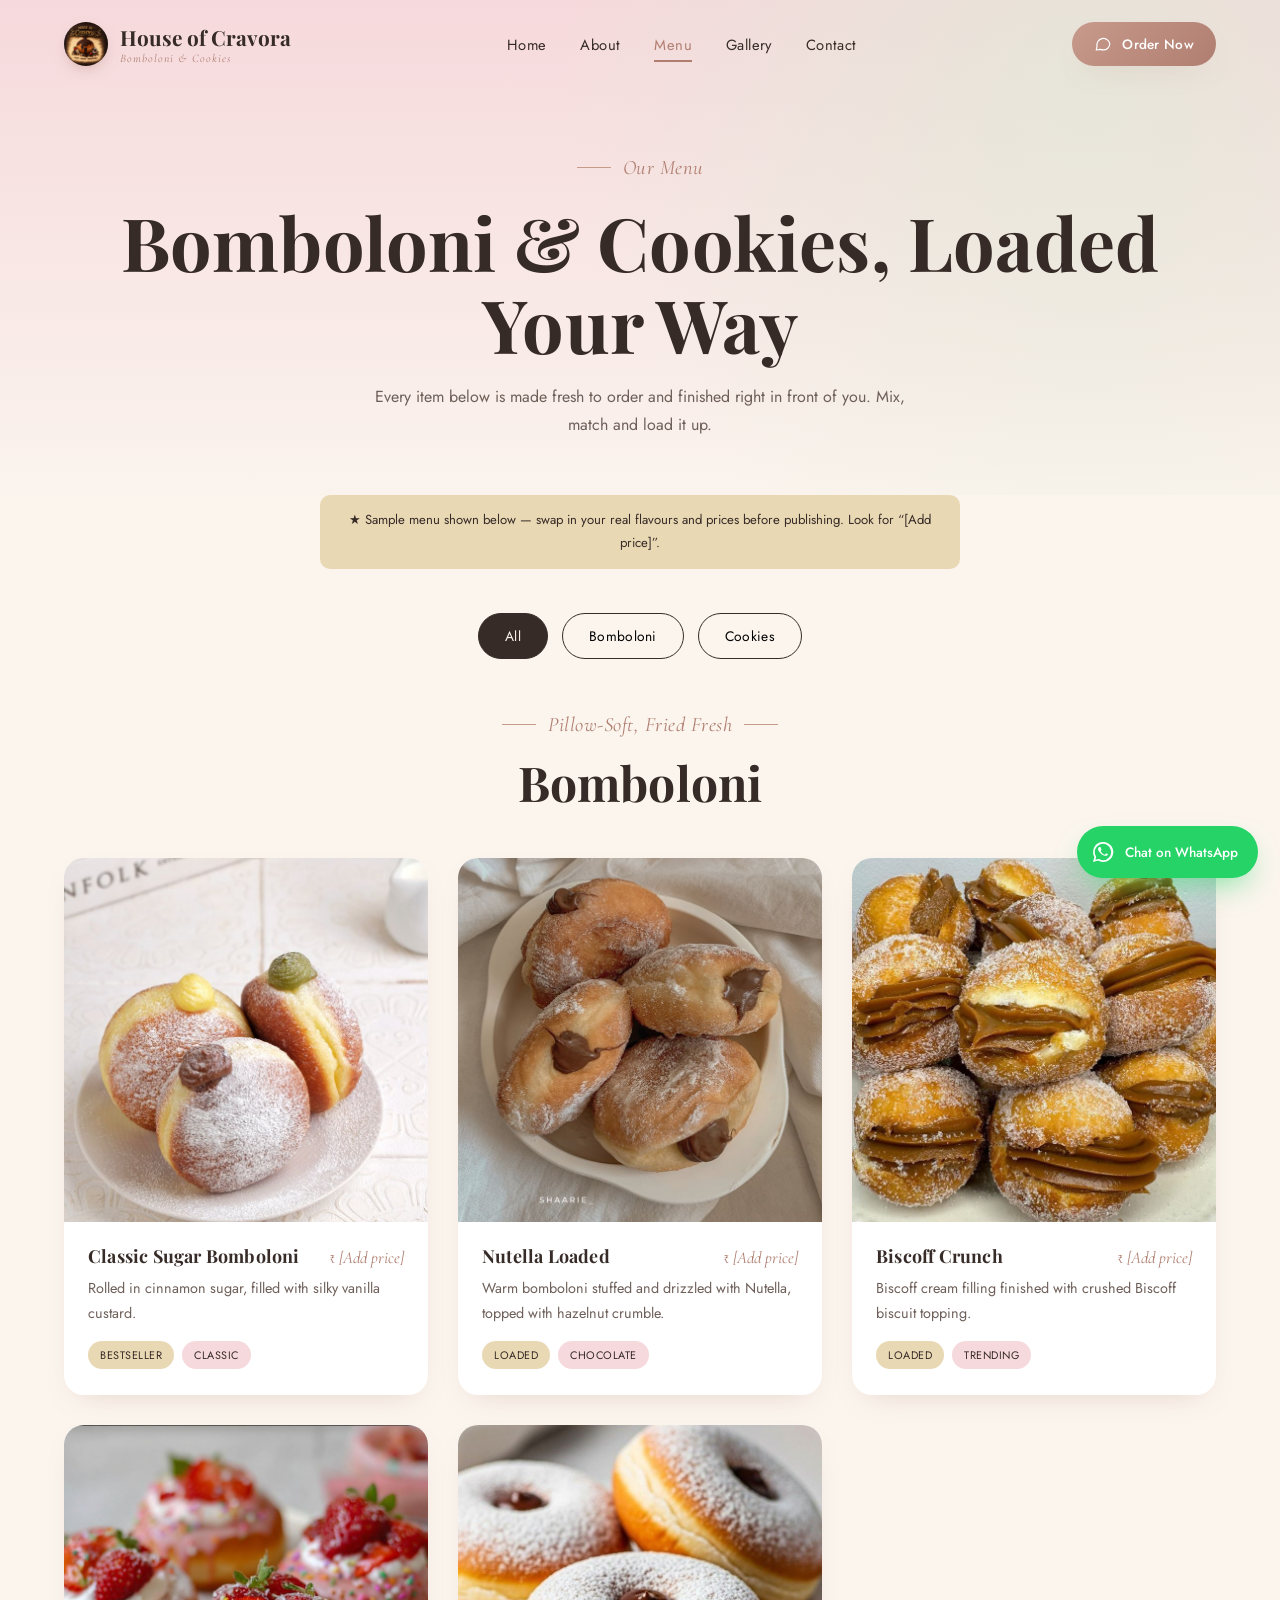
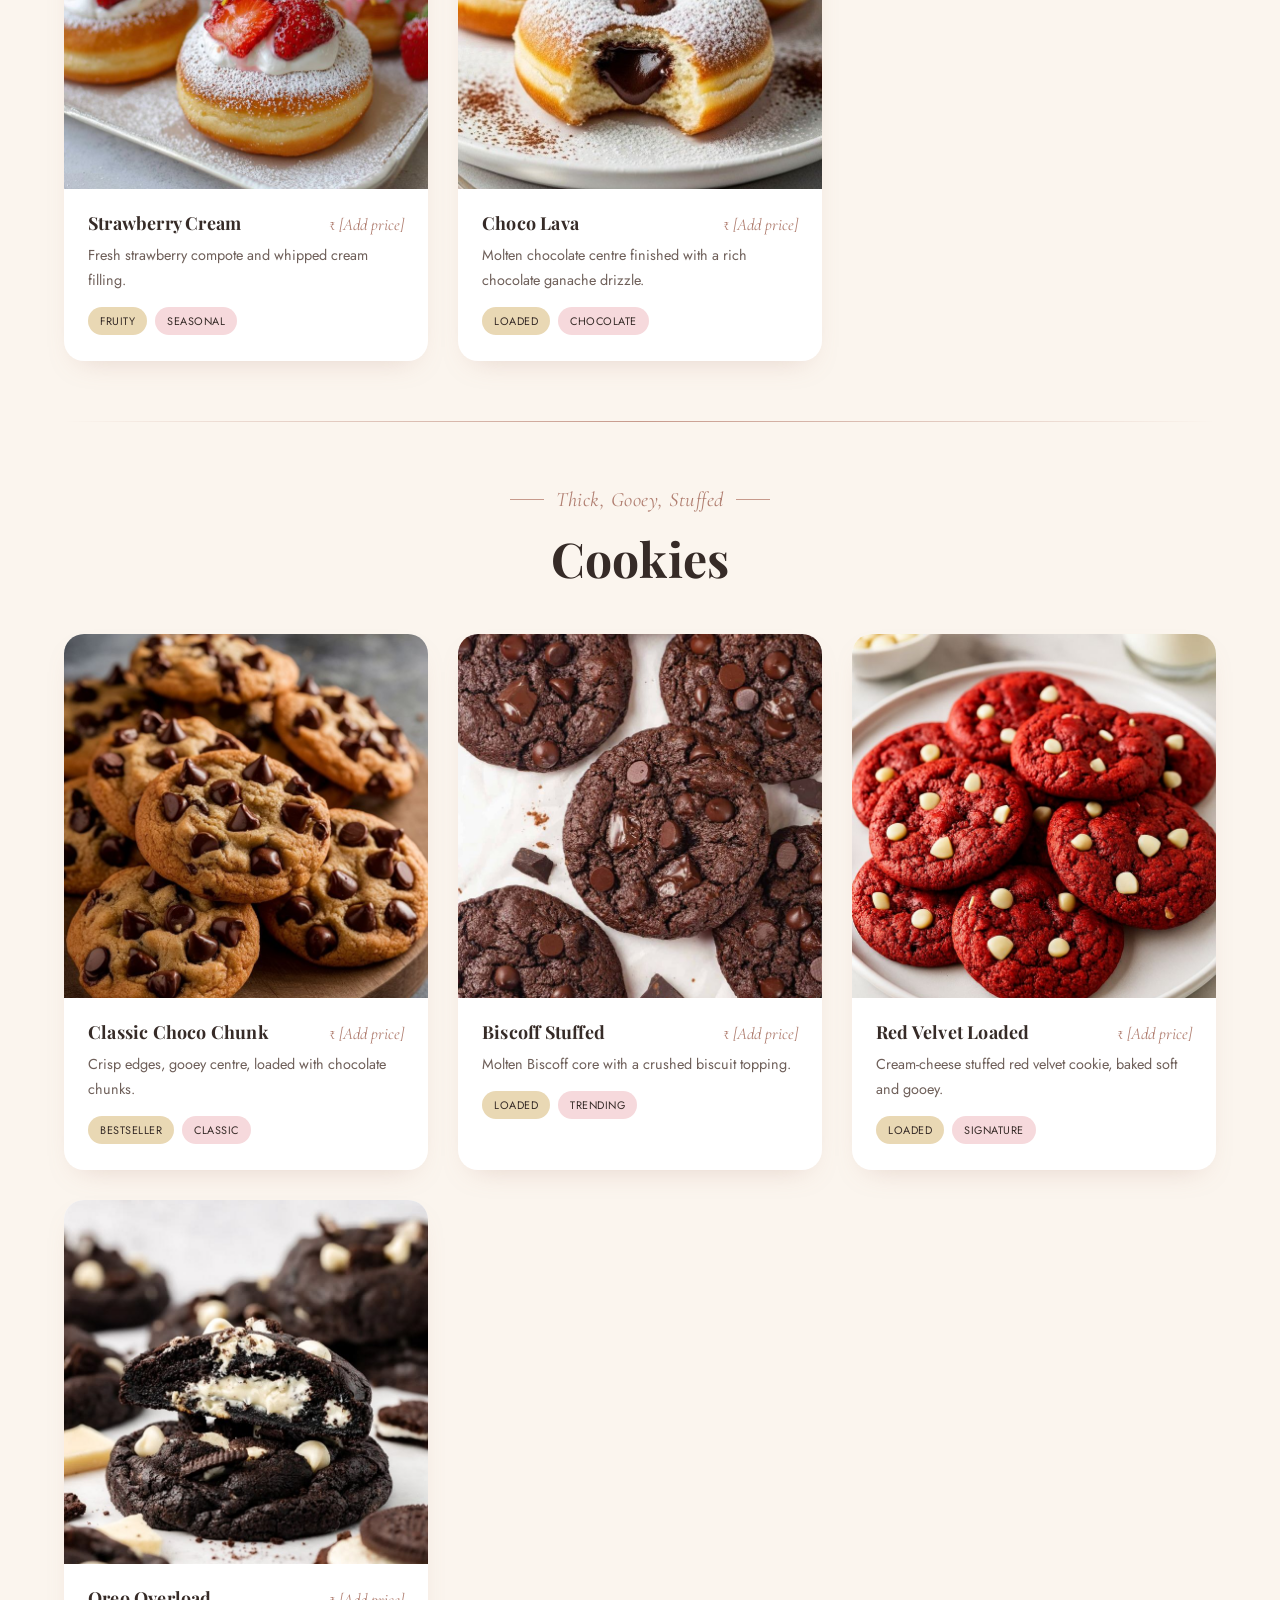
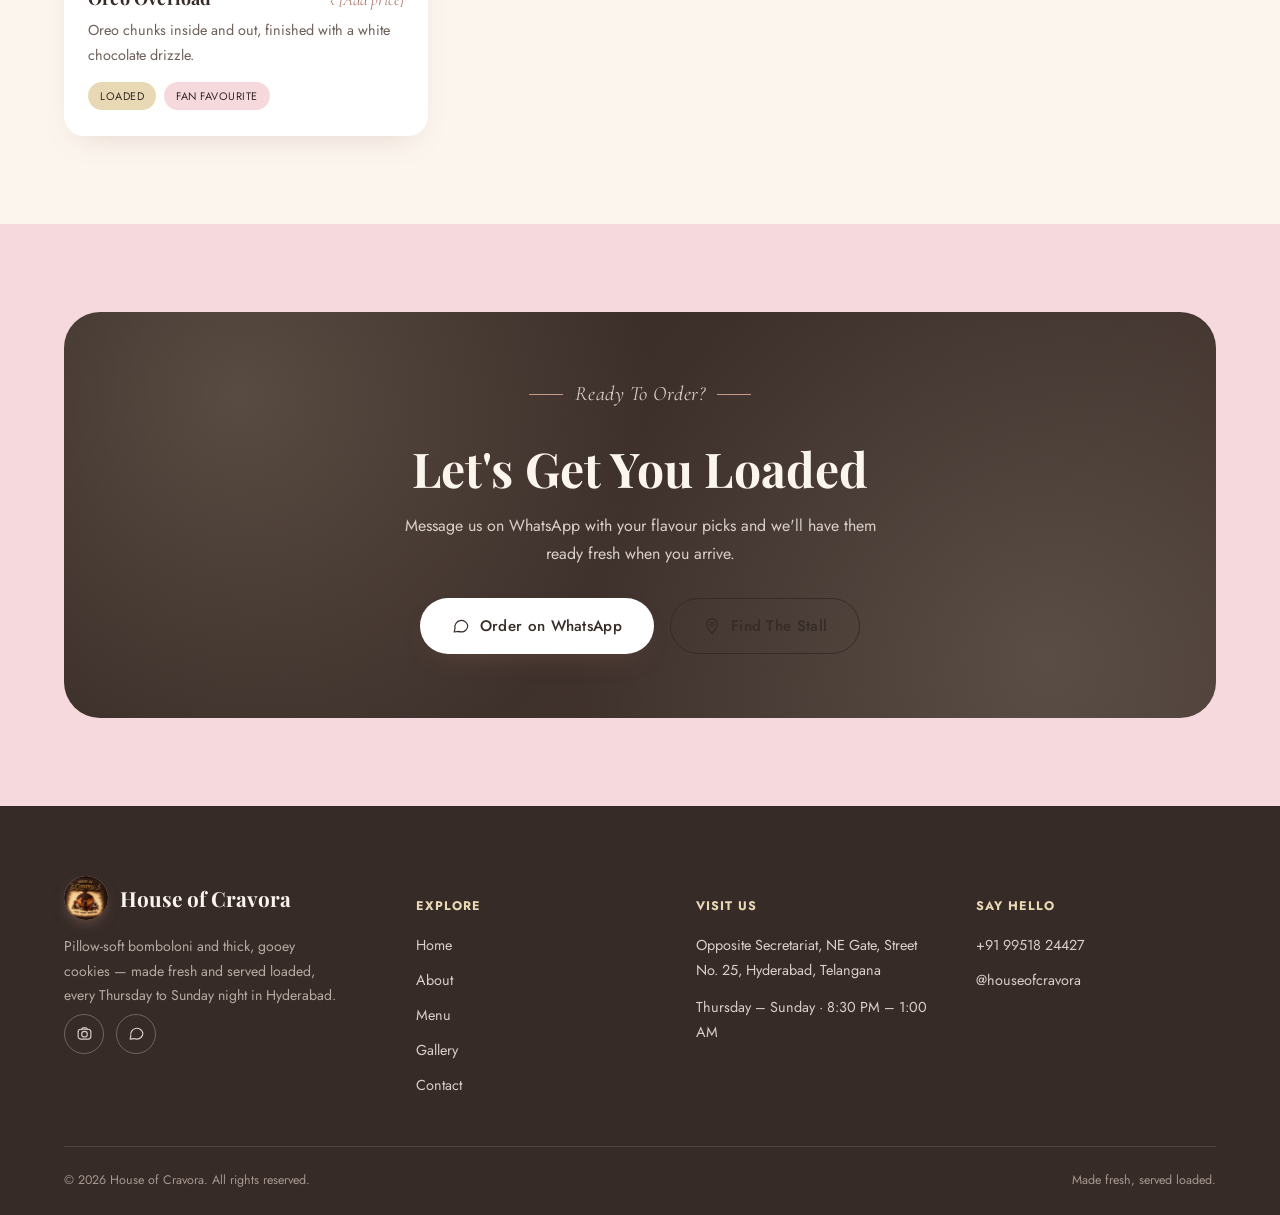
<file: menu.html>
<!DOCTYPE html>
<html lang="en">
<head>
<meta charset="UTF-8">
<meta name="viewport" content="width=device-width, initial-scale=1, viewport-fit=cover">
<title>Menu | House of Cravora</title>
<meta name="description" content="Explore the full House of Cravora menu &mdash; loaded bomboloni and gooey stuffed cookies, made fresh in Hyderabad.">
<link rel="icon" type="image/png" href="assets/favicon.png">
<link rel="preconnect" href="https://fonts.googleapis.com">
<link rel="preconnect" href="https://fonts.gstatic.com" crossorigin>
<link href="https://fonts.googleapis.com/css2?family=Playfair+Display:ital,wght@0,600;0,700;1,600&amp;family=Cormorant+Garamond:ital,wght@0,500;1,500&amp;family=Jost:wght@300;400;500;600&amp;display=swap" rel="stylesheet">
<link rel="stylesheet" href="style.css">
</head>
<body>
<header class="site-header">
  <div class="container">
    <a href="index.html" class="brand">
      <span class="brand-mark"><img src="assets/logo.png" alt="House of Cravora logo" onerror="this.style.display='none'"></span>
      <span>House of Cravora<small>Bomboloni & Cookies</small></span>
    </a>
    <nav class="nav-desktop" aria-label="Primary">
      <ul><li><a href="index.html" class="">Home</a></li><li><a href="about.html" class="">About</a></li><li><a href="menu.html" class="active">Menu</a></li><li><a href="gallery.html" class="">Gallery</a></li><li><a href="contact.html" class="">Contact</a></li></ul>
    </nav>
    <div class="nav-actions">
      <a href="https://wa.me/919951824427?text=Hi%20House%20of%20Cravora!%20I%27d%20like%20to%20place%20an%20order%20%F0%9F%8D%A9" target="_blank" rel="noopener" class="btn btn-primary btn-sm"><svg viewBox="0 0 24 24" fill="none" stroke="currentColor" stroke-width="1.6" stroke-linecap="round" stroke-linejoin="round"><path d="M21 11.5a8.4 8.4 0 0 1-8.9 8.4 8.7 8.7 0 0 1-3.5-.7L3 20l1-4.8A8.4 8.4 0 1 1 21 11.5Z"/></svg><span>Order Now</span></a>
      <button class="nav-toggle" aria-label="Toggle menu" aria-expanded="false">
        <span></span><span></span><span></span>
      </button>
    </div>
  </div>
  <div class="nav-mobile" aria-label="Mobile menu">
    <a href="index.html" class="">Home</a><a href="about.html" class="">About</a><a href="menu.html" class="active">Menu</a><a href="gallery.html" class="">Gallery</a><a href="contact.html" class="">Contact</a>
    <div class="nav-mobile-sub">
      <a href="https://www.instagram.com/houseofcravora" target="_blank" rel="noopener">Instagram</a>
      <a href="https://wa.me/919951824427?text=Hi%20House%20of%20Cravora!%20I%27d%20like%20to%20place%20an%20order%20%F0%9F%8D%A9" target="_blank" rel="noopener">WhatsApp</a>
    </div>
  </div>
</header>

<section class="page-hero">
  <div class="container">
    <p class="eyebrow">Our Menu</p>
    <h1>Bomboloni &amp; Cookies, Loaded Your Way</h1>
    <p class="lede">Every item below is made fresh to order and finished right in front of you. Mix, match and load it up.</p>
  </div>
</section>

<section class="section bg-cream" style="padding-top:0;">
  <div class="container">
    <p class="menu-note reveal">&#9733; Sample menu shown below &mdash; swap in your real flavours and prices before publishing. Look for &ldquo;[Add price]&rdquo;.</p>

    <div class="menu-tabs reveal">
      <button class="menu-tab is-active" data-target="all">All</button>
      <button class="menu-tab" data-target="bomboloni">Bomboloni</button>
      <button class="menu-tab" data-target="cookies">Cookies</button>
    </div>

    <div data-menu-category="bomboloni">
      <div class="section-head center reveal">
        <p class="eyebrow center">Pillow-Soft, Fried Fresh</p>
        <h2>Bomboloni</h2>
      </div>
      <div class="product-grid cols-3">
      <div class="product-card reveal">
        <div class="img-frame ratio-square" data-caption="assets/menu-bomboloni-classic.jpg" style="background-image:url('assets/menu-bomboloni-classic.jpg'), linear-gradient(140deg, #F6D9DC, #E9D8B4);background-size:cover, cover;background-position:center, center;"></div>
        <div class="product-card-body">
          <div class="product-card-top"><h3>Classic Sugar Bomboloni</h3><span class="price">&#8377; [Add price]</span></div>
          <p>Rolled in cinnamon sugar, filled with silky vanilla custard.</p>
          <div class="tag-row"><span class="tag gold">Bestseller</span><span class="tag blush">Classic</span></div>
        </div>
      </div>
      <div class="product-card reveal">
        <div class="img-frame ratio-square" data-caption="assets/menu-bomboloni-nutella.jpg" style="background-image:url('assets/menu-bomboloni-nutella.jpg'), linear-gradient(140deg, #DCEBD6, #F4EBDF);background-size:cover, cover;background-position:center, center;"></div>
        <div class="product-card-body">
          <div class="product-card-top"><h3>Nutella Loaded</h3><span class="price">&#8377; [Add price]</span></div>
          <p>Warm bomboloni stuffed and drizzled with Nutella, topped with hazelnut crumble.</p>
          <div class="tag-row"><span class="tag gold">Loaded</span><span class="tag blush">Chocolate</span></div>
        </div>
      </div>
      <div class="product-card reveal">
        <div class="img-frame ratio-square" data-caption="assets/menu-bomboloni-biscoff.jpg" style="background-image:url('assets/menu-bomboloni-biscoff.jpg'), linear-gradient(140deg, #E9D8B4, #DCEBD6);background-size:cover, cover;background-position:center, center;"></div>
        <div class="product-card-body">
          <div class="product-card-top"><h3>Biscoff Crunch</h3><span class="price">&#8377; [Add price]</span></div>
          <p>Biscoff cream filling finished with crushed Biscoff biscuit topping.</p>
          <div class="tag-row"><span class="tag gold">Loaded</span><span class="tag blush">Trending</span></div>
        </div>
      </div>
      <div class="product-card reveal">
        <div class="img-frame ratio-square" data-caption="assets/menu-bomboloni-strawberry.jpg" style="background-image:url('assets/menu-bomboloni-strawberry.jpg'), linear-gradient(140deg, #F0C4C9, #C8DEC0);background-size:cover, cover;background-position:center, center;"></div>
        <div class="product-card-body">
          <div class="product-card-top"><h3>Strawberry Cream</h3><span class="price">&#8377; [Add price]</span></div>
          <p>Fresh strawberry compote and whipped cream filling.</p>
          <div class="tag-row"><span class="tag gold">Fruity</span><span class="tag blush">Seasonal</span></div>
        </div>
      </div>
      <div class="product-card reveal">
        <div class="img-frame ratio-square" data-caption="assets/menu-bomboloni-chocolava.jpg" style="background-image:url('assets/menu-bomboloni-chocolava.jpg'), linear-gradient(140deg, #F6D9DC, #E9D8B4);background-size:cover, cover;background-position:center, center;"></div>
        <div class="product-card-body">
          <div class="product-card-top"><h3>Choco Lava</h3><span class="price">&#8377; [Add price]</span></div>
          <p>Molten chocolate centre finished with a rich chocolate ganache drizzle.</p>
          <div class="tag-row"><span class="tag gold">Loaded</span><span class="tag blush">Chocolate</span></div>
        </div>
      </div>
      </div>
    </div>

    <hr class="hr-soft">

    <div data-menu-category="cookies">
      <div class="section-head center reveal">
        <p class="eyebrow center">Thick, Gooey, Stuffed</p>
        <h2>Cookies</h2>
      </div>
      <div class="product-grid cols-3">
      <div class="product-card reveal">
        <div class="img-frame ratio-square" data-caption="assets/menu-cookie-chocochunk.jpg" style="background-image:url('assets/menu-cookie-chocochunk.jpg'), linear-gradient(140deg, #DCEBD6, #F4EBDF);background-size:cover, cover;background-position:center, center;"></div>
        <div class="product-card-body">
          <div class="product-card-top"><h3>Classic Choco Chunk</h3><span class="price">&#8377; [Add price]</span></div>
          <p>Crisp edges, gooey centre, loaded with chocolate chunks.</p>
          <div class="tag-row"><span class="tag gold">Bestseller</span><span class="tag blush">Classic</span></div>
        </div>
      </div>
      <div class="product-card reveal">
        <div class="img-frame ratio-square" data-caption="assets/menu-cookie-biscoff.jpg" style="background-image:url('assets/menu-cookie-biscoff.jpg'), linear-gradient(140deg, #E9D8B4, #DCEBD6);background-size:cover, cover;background-position:center, center;"></div>
        <div class="product-card-body">
          <div class="product-card-top"><h3>Biscoff Stuffed</h3><span class="price">&#8377; [Add price]</span></div>
          <p>Molten Biscoff core with a crushed biscuit topping.</p>
          <div class="tag-row"><span class="tag gold">Loaded</span><span class="tag blush">Trending</span></div>
        </div>
      </div>
      <div class="product-card reveal">
        <div class="img-frame ratio-square" data-caption="assets/menu-cookie-redvelvet.jpg" style="background-image:url('assets/menu-cookie-redvelvet.jpg'), linear-gradient(140deg, #F0C4C9, #C8DEC0);background-size:cover, cover;background-position:center, center;"></div>
        <div class="product-card-body">
          <div class="product-card-top"><h3>Red Velvet Loaded</h3><span class="price">&#8377; [Add price]</span></div>
          <p>Cream-cheese stuffed red velvet cookie, baked soft and gooey.</p>
          <div class="tag-row"><span class="tag gold">Loaded</span><span class="tag blush">Signature</span></div>
        </div>
      </div>
      <div class="product-card reveal">
        <div class="img-frame ratio-square" data-caption="assets/menu-cookie-oreo.jpg" style="background-image:url('assets/menu-cookie-oreo.jpg'), linear-gradient(140deg, #F6D9DC, #E9D8B4);background-size:cover, cover;background-position:center, center;"></div>
        <div class="product-card-body">
          <div class="product-card-top"><h3>Oreo Overload</h3><span class="price">&#8377; [Add price]</span></div>
          <p>Oreo chunks inside and out, finished with a white chocolate drizzle.</p>
          <div class="tag-row"><span class="tag gold">Loaded</span><span class="tag blush">Fan Favourite</span></div>
        </div>
      </div>
      </div>
    </div>
  </div>
</section>

<section class="section bg-blush">
  <div class="container">
    <div class="cta-band reveal">
      <p class="eyebrow center">Ready To Order?</p>
      <h2>Let's Get You Loaded</h2>
      <p>Message us on WhatsApp with your flavour picks and we'll have them ready fresh when you arrive.</p>
      <div class="cta-actions">
        <a href="https://wa.me/919951824427?text=Hi%20House%20of%20Cravora!%20I%27d%20like%20to%20place%20an%20order%20%F0%9F%8D%A9" target="_blank" rel="noopener" class="btn btn-light"><svg viewBox="0 0 24 24" fill="none" stroke="currentColor" stroke-width="1.6" stroke-linecap="round" stroke-linejoin="round"><path d="M21 11.5a8.4 8.4 0 0 1-8.9 8.4 8.7 8.7 0 0 1-3.5-.7L3 20l1-4.8A8.4 8.4 0 1 1 21 11.5Z"/></svg><span>Order on WhatsApp</span></a>
        <a href="contact.html" class="btn btn-outline"><svg viewBox="0 0 24 24" fill="none" stroke="currentColor" stroke-width="1.6" stroke-linecap="round" stroke-linejoin="round"><path d="M12 22s7-7.2 7-12.5A7 7 0 0 0 5 9.5C5 14.8 12 22 12 22Z"/><circle cx="12" cy="9.5" r="2.4"/></svg><span>Find The Stall</span></a>
      </div>
    </div>
  </div>
</section>
<footer class="site-footer">
  <div class="container">
    <div class="footer-grid">
      <div class="footer-brand">
        <a href="index.html" class="brand">
          <span class="brand-mark"><img src="assets/logo.png" alt="House of Cravora logo" onerror="this.style.display='none'"></span>
          <span>House of Cravora</span>
        </a>
        <p>Pillow-soft bomboloni and thick, gooey cookies &mdash; made fresh and served loaded, every Thursday to Sunday night in Hyderabad.</p>
        <div class="footer-social">
          <a href="https://www.instagram.com/houseofcravora" target="_blank" rel="noopener" aria-label="Instagram"><svg viewBox="0 0 24 24" fill="none" stroke="currentColor" stroke-width="1.6" stroke-linecap="round" stroke-linejoin="round"><rect x="3" y="6" width="18" height="14" rx="4"/><circle cx="12" cy="13" r="4"/><path d="M8 6.5 9.5 4h5L16 6.5"/></svg></a>
          <a href="https://wa.me/919951824427?text=Hi%20House%20of%20Cravora!%20I%27d%20like%20to%20place%20an%20order%20%F0%9F%8D%A9" target="_blank" rel="noopener" aria-label="WhatsApp"><svg viewBox="0 0 24 24" fill="none" stroke="currentColor" stroke-width="1.6" stroke-linecap="round" stroke-linejoin="round"><path d="M21 11.5a8.4 8.4 0 0 1-8.9 8.4 8.7 8.7 0 0 1-3.5-.7L3 20l1-4.8A8.4 8.4 0 1 1 21 11.5Z"/></svg></a>
        </div>
      </div>
      <div class="footer-col">
        <h5>Explore</h5>
        <ul>
          <li><a href="index.html">Home</a></li>
          <li><a href="about.html">About</a></li>
          <li><a href="menu.html">Menu</a></li>
          <li><a href="gallery.html">Gallery</a></li>
          <li><a href="contact.html">Contact</a></li>
        </ul>
      </div>
      <div class="footer-col">
        <h5>Visit Us</h5>
        <ul>
          <li><p>Opposite Secretariat, NE Gate, Street No. 25, Hyderabad, Telangana</p></li>
          <li><p>Thursday &ndash; Sunday &middot; 8:30 PM &ndash; 1:00 AM</p></li>
        </ul>
      </div>
      <div class="footer-col">
        <h5>Say Hello</h5>
        <ul>
          <li><a href="https://wa.me/919951824427?text=Hi%20House%20of%20Cravora!%20I%27d%20like%20to%20place%20an%20order%20%F0%9F%8D%A9" target="_blank" rel="noopener">+91 99518 24427</a></li>
          <li><a href="https://www.instagram.com/houseofcravora" target="_blank" rel="noopener">@houseofcravora</a></li>
        </ul>
      </div>
    </div>
    <div class="footer-bottom">
      <span>&copy; <span data-year></span> House of Cravora. All rights reserved.</span>
      <span>Made fresh, served loaded.</span>
    </div>
  </div>
</footer>
<a href="https://wa.me/919951824427?text=Hi%20House%20of%20Cravora!%20I%27d%20like%20to%20place%20an%20order%20%F0%9F%8D%A9" target="_blank" rel="noopener" class="whatsapp-float" aria-label="Chat on WhatsApp">
  <svg viewBox="0 0 24 24" fill="currentColor"><path d="M17.5 14.4c-.3-.1-1.6-.8-1.9-.9-.2-.1-.4-.1-.6.1-.2.3-.7.9-.8 1-.1.2-.3.2-.6.1-.3-.2-1.2-.5-2.3-1.5-.9-.8-1.4-1.7-1.6-2-.1-.2 0-.4.1-.5l.4-.5c.1-.1.2-.3.2-.4.1-.2 0-.3 0-.4l-.8-2c-.2-.5-.4-.4-.6-.4h-.5c-.2 0-.4.1-.6.3-.2.3-.8.8-.8 1.9s.8 2.2 1 2.4c.1.2 1.7 2.6 4.1 3.6.6.2 1 .4 1.4.5.6.2 1.1.2 1.5.1.5-.1 1.4-.6 1.6-1.1.2-.5.2-1 .1-1.1-.1-.1-.2-.1-.4-.2Z"/><path d="M12 2a10 10 0 0 0-8.6 15L2 22l5.2-1.4A10 10 0 1 0 12 2Zm0 18.2a8.1 8.1 0 0 1-4.2-1.1l-.3-.2-3.1.8.8-3-.2-.3A8.2 8.2 0 1 1 12 20.2Z"/></svg><span class="wa-text">Chat on WhatsApp</span>
</a>
<script src="script.js"></script>
</body>
</html>
</file>
<file: style.css>
/* =========================================================
   HOUSE OF CRAVORA — stylesheet
   Bomboloni & Cookies · Made Fresh, Served Loaded
   ========================================================= */

/* ---------- Design tokens ---------- */
:root{
  /* pastel palette */
  --cream:        #FBF5EE;
  --cream-deep:    #F4EBDF;
  --blush:        #F6D9DC;
  --blush-deep:    #F0C4C9;
  --pistachio:     #DCEBD6;
  --pistachio-deep:#C8DEC0;
  --soft-gold:     #E9D8B4;
  --rose-gold:     #C79A8C;
  --rose-gold-deep:#B07E70;
  --ink:          #362B27;
  --ink-soft:      #6E5F59;
  --white:        #FFFFFF;

  --font-display: 'Playfair Display', 'Georgia', serif;
  --font-accent:  'Cormorant Garamond', 'Georgia', serif;
  --font-body:    'Jost', 'Helvetica Neue', Arial, sans-serif;

  --radius-sm: 10px;
  --radius-md: 20px;
  --radius-lg: 36px;
  --radius-pill: 999px;

  --shadow-soft: 0 18px 45px -20px rgba(54, 43, 39, 0.28);
  --shadow-card: 0 12px 30px -16px rgba(176, 126, 112, 0.35);

  --ease: cubic-bezier(.23,1,.32,1);
  --container: 1200px;
}

/* ---------- Reset ---------- */
*, *::before, *::after{ box-sizing: border-box; }
html{ scroll-behavior: smooth; }
body, h1, h2, h3, h4, p, figure, blockquote, ul, ol{ margin: 0; }
ul, ol{ padding: 0; list-style: none; }
img{ max-width: 100%; display: block; }
a{ color: inherit; text-decoration: none; }
button{ font: inherit; background: none; border: none; cursor: pointer; }
input, textarea, select{ font: inherit; }

body{
  font-family: var(--font-body);
  color: var(--ink);
  background: var(--cream);
  -webkit-font-smoothing: antialiased;
  font-weight: 400;
  overflow-x: hidden;
}

::selection{ background: var(--rose-gold); color: var(--white); }

/* ---------- Typography ---------- */
h1, h2, h3, h4{
  font-family: var(--font-display);
  font-weight: 700;
  line-height: 1.12;
  color: var(--ink);
  letter-spacing: 0.2px;
}
h1{ font-size: clamp(2.4rem, 6vw, 4.6rem); }
h2{ font-size: clamp(1.9rem, 4.2vw, 3rem); }
h3{ font-size: clamp(1.25rem, 2.4vw, 1.6rem); }
p{ line-height: 1.75; color: var(--ink-soft); font-size: 1rem; }

.eyebrow{
  font-family: var(--font-accent);
  font-style: italic;
  font-size: clamp(1.05rem, 1.6vw, 1.3rem);
  color: var(--rose-gold-deep);
  letter-spacing: 0.5px;
  display: inline-flex;
  align-items: center;
  gap: 12px;
  margin-bottom: 14px;
}
.eyebrow::before, .eyebrow.center::after{
  content: "";
  width: 34px;
  height: 1px;
  background: var(--rose-gold);
  display: inline-block;
}

.section-head{
  max-width: 640px;
  margin-bottom: 48px;
}
.section-head.center{
  margin-left: auto;
  margin-right: auto;
  text-align: center;
}
.section-head.center .eyebrow{ justify-content: center; }
.section-head.center .eyebrow::before{ display: inline-block; }
.section-head.center .eyebrow::after{
  content: "";
  width: 34px;
  height: 1px;
  background: var(--rose-gold);
}

/* ---------- Layout helpers ---------- */
.container{
  width: 100%;
  max-width: var(--container);
  margin: 0 auto;
  padding: 0 24px;
}
.section{ padding: 88px 0; position: relative; }
.section-sm{ padding: 56px 0; }
@media (max-width: 720px){
  .section{ padding: 64px 0; }
  .section-sm{ padding: 40px 0; }
}

.bg-cream{ background: var(--cream); }
.bg-blush{ background: var(--blush); }
.bg-pistachio{ background: var(--pistachio); }
.bg-ink{ background: var(--ink); color: var(--cream); }
.bg-ink .eyebrow{ color: var(--soft-gold); }
.bg-ink h2, .bg-ink h3{ color: var(--cream); }
.bg-ink p{ color: #D9CFC9; }

.divider-motif{
  width: 64px;
  height: 18px;
  margin: 0 auto 20px;
  background: radial-gradient(circle, var(--rose-gold) 0 3px, transparent 4px) 0 50%/16px 16px repeat-x;
  opacity: .8;
}

/* ---------- Buttons ---------- */
.btn{
  display: inline-flex;
  align-items: center;
  gap: 10px;
  padding: 16px 32px;
  border-radius: var(--radius-pill);
  font-family: var(--font-body);
  font-size: 0.95rem;
  font-weight: 500;
  letter-spacing: 0.3px;
  transition: transform .45s var(--ease), box-shadow .45s var(--ease), background .3s ease, color .3s ease;
  white-space: nowrap;
}
.btn-primary{
  background: linear-gradient(135deg, var(--rose-gold), var(--rose-gold-deep));
  color: var(--white);
  box-shadow: var(--shadow-card);
}
.btn-primary:hover{ transform: translateY(-3px); box-shadow: 0 20px 34px -14px rgba(176,126,112,.55); }
.btn-outline{
  border: 1.5px solid var(--ink);
  color: var(--ink);
  background: transparent;
}
.btn-outline:hover{ background: var(--ink); color: var(--cream); transform: translateY(-3px); }
.bg-ink .btn-outline{ border-color: var(--cream); color: var(--cream); }
.bg-ink .btn-outline:hover{ background: var(--cream); color: var(--ink); }
.btn-light{
  background: var(--white);
  color: var(--ink);
  box-shadow: var(--shadow-card);
}
.btn-light:hover{ transform: translateY(-3px); }
.btn-sm{ padding: 12px 22px; font-size: 0.85rem; }
.btn svg{ width: 18px; height: 18px; flex-shrink: 0; }

/* ---------- Header / Nav ---------- */
.site-header{
  position: fixed;
  top: 0; left: 0; right: 0;
  z-index: 900;
  padding: 22px 0;
  transition: background .4s ease, padding .4s ease, box-shadow .4s ease;
}
.site-header.is-scrolled{
  background: rgba(251, 245, 238, 0.92);
  backdrop-filter: blur(14px);
  padding: 14px 0;
  box-shadow: 0 10px 30px -20px rgba(54,43,39,.4);
}
.site-header .container{
  display: flex;
  align-items: center;
  justify-content: space-between;
}
.brand{
  display: flex;
  align-items: center;
  gap: 12px;
  font-family: var(--font-display);
  font-size: 1.3rem;
  font-weight: 700;
  color: var(--ink);
}
.brand .brand-mark{
  width: 44px; height: 44px;
  border-radius: 50%;
  background: var(--rose-gold);
  display: flex; align-items: center; justify-content: center;
  overflow: hidden;
  flex-shrink: 0;
  box-shadow: 0 6px 16px -6px rgba(176,126,112,.6);
}
.brand .brand-mark img{ width: 100%; height: 100%; object-fit: cover; }
.brand small{
  display: block;
  font-family: var(--font-accent);
  font-style: italic;
  font-size: 0.72rem;
  color: var(--rose-gold-deep);
  font-weight: 400;
  letter-spacing: 1px;
}

.nav-desktop{ display: none; }
.nav-desktop ul{ display: flex; gap: 34px; align-items: center; }
.nav-desktop a{
  font-size: 0.92rem;
  letter-spacing: 0.4px;
  position: relative;
  padding: 6px 0;
}
.nav-desktop a::after{
  content:"";
  position: absolute; left: 0; bottom: 0;
  width: 0; height: 1.5px;
  background: var(--rose-gold-deep);
  transition: width .35s var(--ease);
}
.nav-desktop a:hover::after, .nav-desktop a.active::after{ width: 100%; }
.nav-desktop a.active{ color: var(--rose-gold-deep); }
.nav-actions{ display: flex; align-items: center; gap: 14px; }

.nav-toggle{
  display: flex;
  flex-direction: column;
  gap: 5px;
  width: 42px; height: 42px;
  align-items: center;
  justify-content: center;
  border-radius: 50%;
  background: var(--white);
  box-shadow: var(--shadow-card);
  z-index: 1000;
  position: relative;
}
.nav-toggle span{
  width: 20px; height: 1.5px;
  background: var(--ink);
  border-radius: 2px;
  transition: transform .35s var(--ease), opacity .35s var(--ease);
}
.nav-toggle.is-open span:nth-child(1){ transform: translateY(6.5px) rotate(45deg); }
.nav-toggle.is-open span:nth-child(2){ opacity: 0; }
.nav-toggle.is-open span:nth-child(3){ transform: translateY(-6.5px) rotate(-45deg); }

.nav-mobile{
  position: fixed;
  inset: 0;
  background: var(--cream);
  z-index: 950;
  display: flex;
  flex-direction: column;
  align-items: center;
  justify-content: center;
  gap: 34px;
  transform: translateY(-100%);
  opacity: 0;
  transition: transform .5s var(--ease), opacity .4s ease;
  pointer-events: none;
}
.nav-mobile.is-open{ transform: translateY(0); opacity: 1; pointer-events: auto; }
.nav-mobile a{
  font-family: var(--font-display);
  font-size: 1.7rem;
  color: var(--ink);
}
.nav-mobile a.active{ color: var(--rose-gold-deep); }
.nav-mobile .nav-mobile-sub{
  display: flex;
  gap: 22px;
  margin-top: 10px;
}
.nav-mobile .nav-mobile-sub a{
  font-family: var(--font-body);
  font-size: 0.85rem;
  border: 1px solid var(--ink);
  padding: 10px 20px;
  border-radius: var(--radius-pill);
}

@media (min-width: 960px){
  .nav-desktop{ display: block; }
  .nav-toggle{ display: none; }
}

/* ---------- Hero ---------- */
.hero{
  position: relative;
  min-height: 100svh;
  display: flex;
  align-items: center;
  padding-top: 120px;
  padding-bottom: 60px;
  overflow: hidden;
  /* Layered background: dark tint (always) + your real photo (once you
     add assets/hero-bg.jpg) + a pastel gradient fallback underneath, so
     the hero still looks intentional before the photo is added. */
  background-image:
    linear-gradient(180deg, rgba(46,36,32,.64) 0%, rgba(46,36,32,.4) 55%, rgba(46,36,32,.68) 100%),
    url('assets/hero-bg.jpg'),
    linear-gradient(160deg, var(--blush) 0%, var(--soft-gold) 50%, var(--pistachio) 100%);
  background-size: cover, cover, cover;
  background-position: center, center, center;
  background-repeat: no-repeat, no-repeat, no-repeat;
}
.hero .container{
  display: grid;
  grid-template-columns: 1fr;
  gap: 46px;
  align-items: center;
  position: relative;
  z-index: 2;
}
.hero-copy{ text-align: center; }
.hero-copy .eyebrow{ justify-content: center; color: var(--soft-gold); }
.hero-copy .eyebrow::before{ background: var(--soft-gold); }
.hero-copy h1{ margin-bottom: 22px; color: var(--white); }
.hero-copy h1 em{
  font-style: italic;
  color: var(--soft-gold);
}
.hero-copy p.lede{
  max-width: 480px;
  margin: 0 auto 34px;
  font-size: 1.08rem;
  color: #EFE6DF;
}
.hero-actions{
  display: flex;
  gap: 16px;
  justify-content: center;
  flex-wrap: wrap;
}
.hero-actions .btn-outline{
  border-color: var(--cream);
  color: var(--cream);
}
.hero-actions .btn-outline:hover{
  background: var(--cream);
  color: var(--ink);
}
.hero-stats{
  display: flex;
  justify-content: center;
  gap: 40px;
  margin-top: 52px;
  flex-wrap: wrap;
}
.hero-stats div{ text-align: center; }
.hero-stats strong{
  display: block;
  font-family: var(--font-display);
  font-size: 1.7rem;
  color: var(--white);
}
.hero-stats span{
  font-size: 0.78rem;
  letter-spacing: 0.6px;
  text-transform: uppercase;
  color: #D9CFC9;
}
.hero-media{
  position: relative;
  max-width: 460px;
  margin: 0 auto;
}
.hero-media .img-frame{
  aspect-ratio: 1/1;
  border-radius: var(--radius-lg);
  box-shadow: var(--shadow-soft);
  transform: rotate(-2deg);
  border: 7px solid var(--cream);
}
.hero-media .badge{
  position: absolute;
  bottom: -22px; left: -22px;
  background: var(--white);
  border-radius: 50%;
  width: 118px; height: 118px;
  display: flex; align-items: center; justify-content: center;
  text-align: center;
  font-family: var(--font-display);
  font-size: 0.8rem;
  line-height: 1.25;
  box-shadow: var(--shadow-card);
  transform: rotate(-8deg);
}
.hero-media .badge em{ display:block; font-size: 1.05rem; color: var(--rose-gold-deep); font-style: italic; }

@media (min-width: 860px){
  .hero .container{ grid-template-columns: 1.05fr 0.95fr; text-align: left; }
  .hero-copy{ text-align: left; }
  .hero-copy .eyebrow{ justify-content: flex-start; }
  .hero-copy p.lede{ margin-left: 0; }
  .hero-actions{ justify-content: flex-start; }
  .hero-stats{ justify-content: flex-start; }
}

/* ---------- Image placeholders (graceful w/o real photos) ---------- */
.img-frame{
  position: relative;
  width: 100%;
  border-radius: var(--radius-md);
  background: linear-gradient(135deg, var(--pistachio), var(--blush));
  background-size: cover;
  background-position: center;
  overflow: hidden;
  isolation: isolate;
}
.img-frame::after{
  content: attr(data-caption);
  position: absolute;
  inset: 0;
  display: flex;
  align-items: flex-end;
  padding: 16px;
  font-family: var(--font-body);
  font-size: 0.68rem;
  letter-spacing: 0.4px;
  color: rgba(54,43,39,.55);
  background: rgba(255,255,255,.14);
  opacity: 0;
  transition: opacity .3s ease;
}
.img-frame:hover::after{ opacity: 1; }
.img-frame.ratio-square{ aspect-ratio: 1/1; }
.img-frame.ratio-portrait{ aspect-ratio: 4/5; }
.img-frame.ratio-wide{ aspect-ratio: 16/10; }
.img-frame.ratio-tall{ aspect-ratio: 3/4; }

/* rotate placeholder gradients for variety */
.tone-1{ background-image: linear-gradient(140deg, var(--blush), var(--soft-gold)); }
.tone-2{ background-image: linear-gradient(140deg, var(--pistachio), var(--cream-deep)); }
.tone-3{ background-image: linear-gradient(140deg, var(--soft-gold), var(--pistachio)); }
.tone-4{ background-image: linear-gradient(140deg, var(--blush-deep), var(--pistachio-deep)); }

/* ---------- Marquee strip ---------- */
.marquee{
  background: var(--ink);
  color: var(--cream);
  padding: 16px 0;
  overflow: hidden;
  white-space: nowrap;
}
.marquee-track{
  display: inline-flex;
  gap: 40px;
  animation: marquee 26s linear infinite;
}
.marquee span{
  font-family: var(--font-display);
  font-style: italic;
  font-size: 1.1rem;
  color: var(--soft-gold);
  display: inline-flex;
  align-items: center;
  gap: 40px;
}
.marquee span::after{ content: "✦"; color: var(--rose-gold); margin-left: 40px; }
@keyframes marquee{
  from{ transform: translateX(0); }
  to{ transform: translateX(-50%); }
}

/* ---------- Feature strip ---------- */
.feature-grid{
  display: grid;
  gap: 26px;
  grid-template-columns: repeat(2, 1fr);
}
@media (min-width: 720px){ .feature-grid{ grid-template-columns: repeat(4, 1fr); } }
.feature-card{
  background: var(--white);
  border-radius: var(--radius-md);
  padding: 30px 22px;
  text-align: center;
  box-shadow: var(--shadow-card);
  transition: transform .4s var(--ease);
}
.feature-card:hover{ transform: translateY(-6px); }
.feature-card .icon{
  width: 56px; height: 56px;
  margin: 0 auto 16px;
  border-radius: 50%;
  background: var(--pistachio);
  display: flex; align-items: center; justify-content: center;
}
.feature-card .icon svg{ width: 26px; height: 26px; color: var(--rose-gold-deep); }
.feature-card h4{ font-size: 1rem; margin-bottom: 8px; }
.feature-card p{ font-size: 0.87rem; }

/* ---------- Product / Menu cards ---------- */
.product-grid{
  display: grid;
  gap: 30px;
  grid-template-columns: 1fr;
}
@media (min-width: 620px){ .product-grid{ grid-template-columns: repeat(2, 1fr); } }
@media (min-width: 1000px){ .product-grid.cols-3{ grid-template-columns: repeat(3, 1fr); } }

.product-card{
  background: var(--white);
  border-radius: var(--radius-md);
  overflow: hidden;
  box-shadow: var(--shadow-card);
  transition: transform .45s var(--ease), box-shadow .45s var(--ease);
}
.product-card:hover{ transform: translateY(-8px); box-shadow: 0 26px 40px -18px rgba(176,126,112,.45); }
.product-card .img-frame{ border-radius: 0; }
.product-card-body{ padding: 24px 24px 26px; }
.product-card-top{
  display: flex;
  justify-content: space-between;
  align-items: baseline;
  gap: 10px;
  margin-bottom: 8px;
}
.product-card-top h3{ font-size: 1.12rem; }
.price{
  font-family: var(--font-accent);
  font-style: italic;
  color: var(--rose-gold-deep);
  font-size: 1.05rem;
  white-space: nowrap;
}
.product-card p{ font-size: 0.9rem; margin-bottom: 14px; }
.tag-row{ display: flex; gap: 8px; flex-wrap: wrap; margin-top: 12px; }
.tag{
  font-size: 0.68rem;
  letter-spacing: 0.5px;
  text-transform: uppercase;
  padding: 6px 12px;
  border-radius: var(--radius-pill);
  background: var(--pistachio);
  color: var(--ink);
}
.tag.gold{ background: var(--soft-gold); }
.tag.blush{ background: var(--blush); }

/* ---------- Menu category tabs ---------- */
.menu-tabs{
  display: flex;
  justify-content: center;
  gap: 14px;
  flex-wrap: wrap;
  margin-bottom: 48px;
}
.menu-tab{
  padding: 12px 26px;
  border-radius: var(--radius-pill);
  border: 1.5px solid var(--ink);
  font-size: 0.86rem;
  letter-spacing: 0.3px;
  transition: all .3s ease;
}
.menu-tab.is-active, .menu-tab:hover{ background: var(--ink); color: var(--cream); }
.menu-note{
  max-width: 640px;
  margin: -24px auto 44px;
  text-align: center;
  font-size: 0.82rem;
  padding: 14px 22px;
  border-radius: var(--radius-sm);
  background: var(--soft-gold);
  color: var(--ink);
}

/* ---------- Gallery ---------- */
.gallery-filters{
  display: flex;
  justify-content: center;
  gap: 12px;
  flex-wrap: wrap;
  margin-bottom: 40px;
}
.gallery-grid{
  display: grid;
  gap: 18px;
  grid-template-columns: repeat(2, 1fr);
}
@media (min-width: 640px){ .gallery-grid{ grid-template-columns: repeat(3, 1fr); } }
@media (min-width: 1000px){ .gallery-grid{ grid-template-columns: repeat(4, 1fr); } }
.gallery-item{
  border-radius: var(--radius-sm);
  overflow: hidden;
}
.gallery-grid .img-frame{ border-radius: var(--radius-sm); }
.gallery-item[hidden]{ display: none; }

/* ---------- Instagram strip ---------- */
.insta-grid{
  display: grid;
  gap: 14px;
  grid-template-columns: repeat(3, 1fr);
}
@media (min-width: 720px){ .insta-grid{ grid-template-columns: repeat(6, 1fr); } }
.insta-item{
  aspect-ratio: 1/1;
  border-radius: 14px;
  overflow: hidden;
  position: relative;
}
.insta-item .img-frame{ border-radius: 14px; height: 100%; }
.insta-item::after{
  content: "♥";
  position: absolute; inset: 0;
  display: flex; align-items: center; justify-content: center;
  color: var(--white);
  font-size: 1.4rem;
  background: rgba(54,43,39,0);
  transition: background .35s ease, opacity .35s ease;
  opacity: 0;
}
.insta-item:hover::after{ background: rgba(54,43,39,.35); opacity: 1; }

/* ---------- Testimonials ---------- */
.testimonial-grid{
  display: grid;
  gap: 24px;
  grid-template-columns: 1fr;
}
@media (min-width: 760px){ .testimonial-grid{ grid-template-columns: repeat(3, 1fr); } }
.testimonial-card{
  background: var(--white);
  border-radius: var(--radius-md);
  padding: 32px 28px;
  box-shadow: var(--shadow-card);
}
.testimonial-card .stars{ color: var(--soft-gold); letter-spacing: 3px; margin-bottom: 14px; font-size: 1rem; }
.testimonial-card p{ font-style: italic; font-family: var(--font-accent); font-size: 1.15rem; color: var(--ink); margin-bottom: 18px; }
.testimonial-card .who{ font-size: 0.8rem; color: var(--ink-soft); letter-spacing: 0.4px; }

/* ---------- Timeline (about) ---------- */
.timeline{ position: relative; padding-left: 28px; }
.timeline::before{
  content:"";
  position: absolute; left: 5px; top: 6px; bottom: 6px;
  width: 1.5px;
  background: var(--rose-gold);
}
.timeline-item{ position: relative; padding-bottom: 34px; }
.timeline-item:last-child{ padding-bottom: 0; }
.timeline-item::before{
  content:"";
  position: absolute; left: -28px; top: 4px;
  width: 12px; height: 12px;
  border-radius: 50%;
  background: var(--rose-gold);
  box-shadow: 0 0 0 5px var(--cream);
}
.timeline-item h4{ font-size: 1rem; margin-bottom: 6px; }
.timeline-item span.tag{ margin-bottom: 10px; display: inline-block; }

/* ---------- Info cards (contact) ---------- */
.info-grid{
  display: grid;
  gap: 22px;
  grid-template-columns: 1fr;
}
@media (min-width: 700px){ .info-grid{ grid-template-columns: repeat(2, 1fr); } }
.info-card{
  background: var(--white);
  border-radius: var(--radius-md);
  padding: 30px;
  box-shadow: var(--shadow-card);
}
.info-card .icon{
  width: 48px; height: 48px;
  border-radius: 50%;
  background: var(--blush);
  display: flex; align-items: center; justify-content: center;
  margin-bottom: 16px;
}
.info-card .icon svg{ width: 22px; height: 22px; color: var(--rose-gold-deep); }
.info-card h4{ margin-bottom: 10px; }
.info-card p{ font-size: 0.92rem; }
.hours-table{ width: 100%; border-collapse: collapse; margin-top: 6px; }
.hours-table td{ padding: 8px 0; font-size: 0.92rem; border-bottom: 1px dashed var(--pistachio-deep); color: var(--ink-soft); }
.hours-table td:last-child{ text-align: right; color: var(--ink); font-weight: 500; }

.map-frame{
  border-radius: var(--radius-md);
  overflow: hidden;
  box-shadow: var(--shadow-card);
  aspect-ratio: 16/9;
}
.map-frame iframe{ width: 100%; height: 100%; border: 0; }

/* ---------- CTA band ---------- */
.cta-band{
  border-radius: var(--radius-lg);
  padding: 64px 40px;
  text-align: center;
  background: linear-gradient(135deg, var(--ink) 0%, #46352F 100%);
  color: var(--cream);
  position: relative;
  overflow: hidden;
}
.cta-band::before{
  content: "";
  position: absolute; inset: 0;
  background: radial-gradient(circle at 15% 20%, rgba(233,216,180,.18), transparent 40%),
              radial-gradient(circle at 85% 85%, rgba(220,235,214,.14), transparent 45%);
}
.cta-band > *{ position: relative; z-index: 1; }
.cta-band h2{ color: var(--cream); margin-bottom: 16px; }
.cta-band p{ color: #D9CFC9; max-width: 480px; margin: 0 auto 30px; }
.cta-actions{ display: flex; gap: 16px; justify-content: center; flex-wrap: wrap; }

/* ---------- Footer ---------- */
.site-footer{
  background: var(--ink);
  color: #D9CFC9;
  padding: 70px 0 26px;
}
.footer-grid{
  display: grid;
  gap: 40px;
  grid-template-columns: 1fr;
  margin-bottom: 50px;
}
@media (min-width: 760px){ .footer-grid{ grid-template-columns: 1.3fr 1fr 1fr 1fr; } }
.footer-brand .brand{ color: var(--cream); margin-bottom: 14px; }
.footer-brand p{ color: #B7AAA3; font-size: 0.88rem; max-width: 280px; }
.footer-col h5{
  font-family: var(--font-body);
  font-size: 0.78rem;
  letter-spacing: 1px;
  text-transform: uppercase;
  color: var(--soft-gold);
  margin-bottom: 18px;
}
.footer-col ul{ display: flex; flex-direction: column; gap: 12px; }
.footer-col a, .footer-col p{ font-size: 0.9rem; color: #D9CFC9; }
.footer-col a:hover{ color: var(--soft-gold); }
.footer-social{ display: flex; gap: 12px; margin-top: 6px; }
.footer-social a{
  width: 40px; height: 40px;
  border-radius: 50%;
  border: 1px solid rgba(217,207,201,.35);
  display: flex; align-items: center; justify-content: center;
}
.footer-social a:hover{ border-color: var(--soft-gold); }
.footer-social svg{ width: 17px; height: 17px; }
.footer-bottom{
  border-top: 1px solid rgba(217,207,201,.16);
  padding-top: 24px;
  display: flex;
  flex-wrap: wrap;
  gap: 10px 20px;
  justify-content: space-between;
  font-size: 0.78rem;
  color: #A69790;
}

/* ---------- Floating WhatsApp button ---------- */
.whatsapp-float{
  position: fixed;
  right: 22px;
  bottom: 22px;
  z-index: 800;
  display: flex;
  align-items: center;
  gap: 10px;
  background: #25D366;
  color: #fff;
  padding: 14px 20px 14px 14px;
  border-radius: var(--radius-pill);
  box-shadow: 0 14px 30px -10px rgba(37,211,102,.6);
  font-size: 0.85rem;
  font-weight: 500;
  transition: transform .35s var(--ease);
}
.whatsapp-float:hover{ transform: translateY(-4px) scale(1.03); }
.whatsapp-float svg{ width: 24px; height: 24px; flex-shrink: 0; }
.whatsapp-float .wa-text{ display: none; }
@media (min-width: 620px){ .whatsapp-float .wa-text{ display: inline; } }

/* ---------- Scroll reveal ---------- */
.reveal{
  opacity: 0;
  transform: translateY(28px);
  transition: opacity .8s var(--ease), transform .8s var(--ease);
}
.reveal.is-visible{ opacity: 1; transform: translateY(0); }
.reveal-delay-1{ transition-delay: .08s; }
.reveal-delay-2{ transition-delay: .16s; }
.reveal-delay-3{ transition-delay: .24s; }
.reveal-delay-4{ transition-delay: .32s; }

/* ---------- Page hero (inner pages) ---------- */
.page-hero{
  padding: 150px 0 80px;
  text-align: center;
  background: linear-gradient(180deg, var(--blush) 0%, var(--cream) 100%);
  position: relative;
  overflow: hidden;
}
.page-hero::before{
  content:"";
  position: absolute; inset: 0;
  background: radial-gradient(circle at 85% 15%, rgba(220,235,214,.6), transparent 45%);
}
.page-hero .container{ position: relative; z-index: 1; }
.page-hero .eyebrow{ justify-content: center; }
.page-hero p.lede{ max-width: 560px; margin: 18px auto 0; }

/* ---------- Breadcrumb-ish crumbs ---------- */
.crumbs{
  display: flex;
  justify-content: center;
  gap: 8px;
  font-size: 0.78rem;
  color: var(--ink-soft);
  margin-top: 18px;
}
.crumbs a:hover{ color: var(--rose-gold-deep); }

/* ---------- Two column media/text ---------- */
.split{
  display: grid;
  gap: 46px;
  grid-template-columns: 1fr;
  align-items: center;
}
@media (min-width: 860px){
  .split{ grid-template-columns: 1fr 1fr; }
  .split.reverse{ direction: rtl; }
  .split.reverse > *{ direction: ltr; }
}
.split-media{ position: relative; }
.split-media .img-frame.small-overlap{
  position: absolute;
  width: 48%;
  bottom: -30px; right: -24px;
  border: 6px solid var(--cream);
  box-shadow: var(--shadow-soft);
}
@media (max-width: 859px){ .split-media .img-frame.small-overlap{ position: static; width: 100%; margin-top: 16px; border: none; } }

/* ---------- Utility ---------- */
.mt-0{ margin-top: 0; }
.text-center{ text-align: center; }
.max-w{ max-width: 620px; margin-left:auto; margin-right:auto; }
.stack{ display: flex; flex-direction: column; gap: 18px; }
.hr-soft{ height: 1px; background: linear-gradient(90deg, transparent, var(--rose-gold), transparent); border:none; margin: 60px 0; }
</file>
